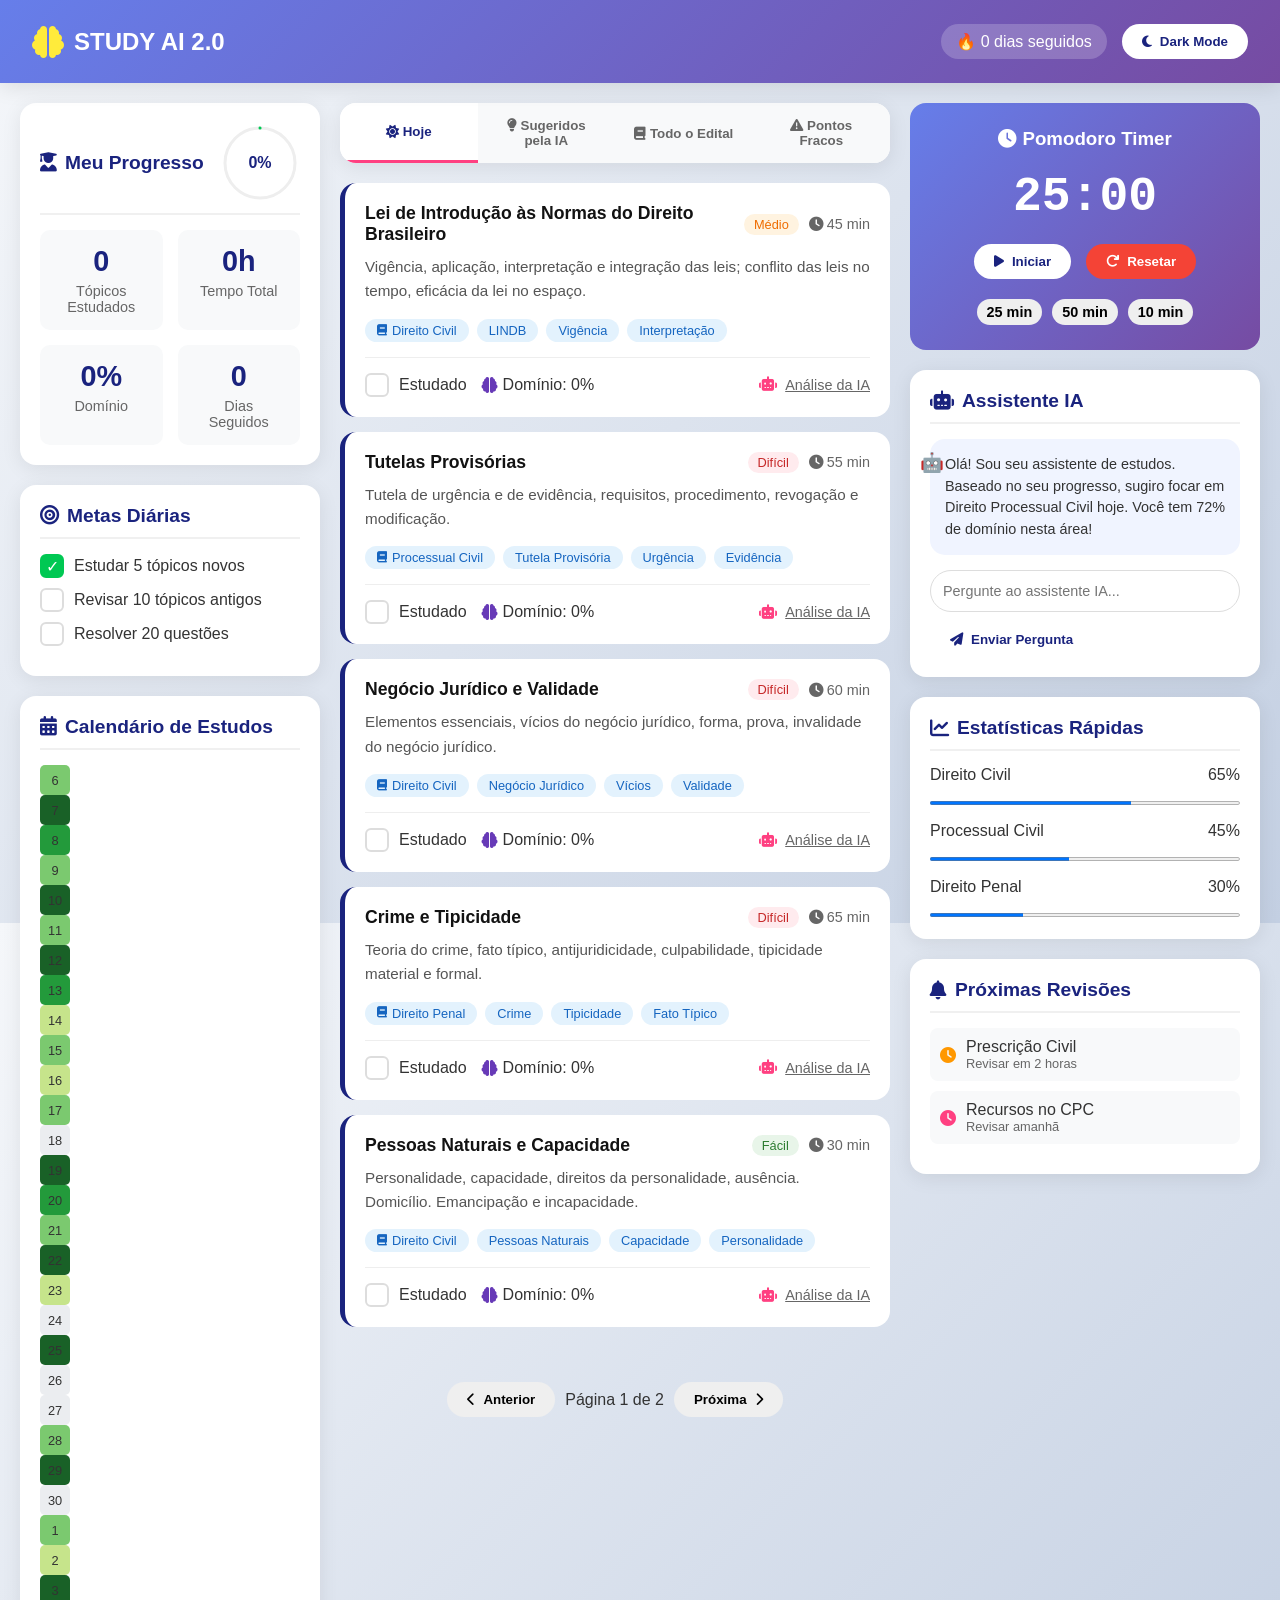
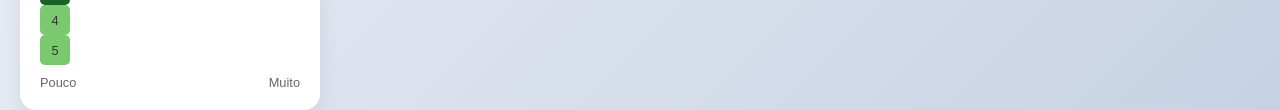
<file: index.html>
<!DOCTYPE html>
<html lang="pt-br">
<head>
    <meta charset="UTF-8">
    <meta name="viewport" content="width=device-width, initial-scale=1.0">
    <title>STUDY AI 2.0 - TJDFT Smart Learning</title>
    <link rel="stylesheet" href="https://cdnjs.cloudflare.com/ajax/libs/font-awesome/6.4.0/css/all.min.css">
    <style>
        :root {
            --primary: #1a237e;
            --secondary: #0d47a1;
            --accent: #ff4081;
            --success: #00c853;
            --warning: #ff9100;
            --danger: #f44336;
            --dark: #121212;
            --light: #f5f5f7;
            --gradient: linear-gradient(135deg, #667eea 0%, #764ba2 100%);
            --glass: rgba(255, 255, 255, 0.1);
            --shadow: 0 8px 32px rgba(0, 0, 0, 0.1);
            --border-radius: 16px;
        }

        * {
            margin: 0;
            padding: 0;
            box-sizing: border-box;
        }

        body {
            font-family: 'Inter', -apple-system, BlinkMacSystemFont, 'Segoe UI', sans-serif;
            background: linear-gradient(135deg, #f5f7fa 0%, #c3cfe2 100%);
            color: #333;
            min-height: 100vh;
            overflow-x: hidden;
        }

        /* Glassmorphism Effect */
        .glass {
            background: var(--glass);
            backdrop-filter: blur(10px);
            border-radius: var(--border-radius);
            border: 1px solid rgba(255, 255, 255, 0.2);
            box-shadow: var(--shadow);
        }

        /* Header */
        .header {
            background: var(--gradient);
            color: white;
            padding: 1.5rem 2rem;
            position: sticky;
            top: 0;
            z-index: 1000;
            box-shadow: 0 4px 20px rgba(0, 0, 0, 0.1);
        }

        .header-content {
            max-width: 1400px;
            margin: 0 auto;
            display: flex;
            justify-content: space-between;
            align-items: center;
        }

        .logo {
            display: flex;
            align-items: center;
            gap: 10px;
            font-size: 1.5rem;
            font-weight: 700;
        }

        .logo i {
            font-size: 2rem;
            color: #ffeb3b;
        }

        /* Main Container */
        .container {
            display: grid;
            grid-template-columns: 300px 1fr 350px;
            gap: 20px;
            max-width: 1400px;
            margin: 20px auto;
            padding: 0 20px;
            height: calc(100vh - 100px);
        }

        /* Sidebar */
        .sidebar {
            display: flex;
            flex-direction: column;
            gap: 20px;
        }

        .card {
            background: white;
            border-radius: var(--border-radius);
            padding: 20px;
            box-shadow: 0 4px 20px rgba(0, 0, 0, 0.08);
            transition: transform 0.3s ease, box-shadow 0.3s ease;
        }

        .card:hover {
            transform: translateY(-5px);
            box-shadow: 0 8px 30px rgba(0, 0, 0, 0.12);
        }

        .card-header {
            display: flex;
            justify-content: space-between;
            align-items: center;
            margin-bottom: 15px;
            padding-bottom: 10px;
            border-bottom: 2px solid #f0f0f0;
        }

        .card-title {
            font-size: 1.2rem;
            font-weight: 600;
            color: var(--primary);
            display: flex;
            align-items: center;
            gap: 8px;
        }

        /* Main Content */
        .main-content {
            display: flex;
            flex-direction: column;
            gap: 20px;
        }

        /* Topic Card */
        .topic-card {
            background: white;
            border-radius: var(--border-radius);
            padding: 20px;
            margin-bottom: 15px;
            border-left: 5px solid var(--primary);
            transition: all 0.3s ease;
            position: relative;
            overflow: hidden;
        }

        .topic-card:hover {
            transform: translateX(5px);
            box-shadow: 0 6px 25px rgba(0, 0, 0, 0.1);
        }

        .topic-header {
            display: flex;
            justify-content: space-between;
            align-items: center;
            margin-bottom: 10px;
        }

        .topic-title {
            font-weight: 600;
            font-size: 1.1rem;
            color: var(--dark);
            flex: 1;
        }

        .topic-meta {
            display: flex;
            gap: 10px;
            align-items: center;
        }

        .difficulty {
            padding: 3px 10px;
            border-radius: 20px;
            font-size: 0.8rem;
            font-weight: 500;
        }

        .difficulty-easy { background: #e8f5e9; color: #2e7d32; }
        .difficulty-medium { background: #fff3e0; color: #ef6c00; }
        .difficulty-hard { background: #ffebee; color: #c62828; }

        .topic-content {
            color: #555;
            line-height: 1.6;
            margin-bottom: 15px;
            font-size: 0.95rem;
        }

        .topic-tags {
            display: flex;
            flex-wrap: wrap;
            gap: 8px;
            margin-bottom: 15px;
        }

        .tag {
            background: #e3f2fd;
            color: #1565c0;
            padding: 4px 12px;
            border-radius: 20px;
            font-size: 0.8rem;
            display: flex;
            align-items: center;
            gap: 5px;
        }

        .tag i {
            font-size: 0.7rem;
        }

        .topic-actions {
            display: flex;
            justify-content: space-between;
            align-items: center;
            padding-top: 15px;
            border-top: 1px solid #eee;
        }

        .ai-suggestions {
            font-size: 0.9rem;
            color: #666;
            display: flex;
            align-items: center;
            gap: 8px;
        }

        /* Progress Circle */
        .progress-circle {
            width: 80px;
            height: 80px;
            position: relative;
        }

        .circle-bg {
            fill: none;
            stroke: #eee;
            stroke-width: 3;
        }

        .circle-progress {
            fill: none;
            stroke: var(--success);
            stroke-width: 3;
            stroke-linecap: round;
            transform: rotate(-90deg);
            transform-origin: 50% 50%;
            transition: stroke-dashoffset 0.5s ease;
        }

        .progress-text {
            position: absolute;
            top: 50%;
            left: 50%;
            transform: translate(-50%, -50%);
            font-size: 1rem;
            font-weight: 600;
            color: var(--primary);
        }

        /* Right Panel */
        .right-panel {
            display: flex;
            flex-direction: column;
            gap: 20px;
        }

        /* Study Timer */
        .study-timer {
            background: linear-gradient(135deg, #667eea 0%, #764ba2 100%);
            color: white;
            padding: 25px;
            border-radius: var(--border-radius);
            text-align: center;
        }

        .timer-display {
            font-size: 3rem;
            font-weight: 700;
            margin: 20px 0;
            font-family: 'Courier New', monospace;
        }

        .timer-controls {
            display: flex;
            justify-content: center;
            gap: 15px;
            margin-top: 20px;
        }

        .btn {
            padding: 10px 20px;
            border: none;
            border-radius: 50px;
            font-weight: 600;
            cursor: pointer;
            display: flex;
            align-items: center;
            gap: 8px;
            transition: all 0.3s ease;
        }

        .btn-primary {
            background: white;
            color: var(--primary);
        }

        .btn-primary:hover {
            background: #f0f0f0;
            transform: scale(1.05);
        }

        .btn-success {
            background: var(--success);
            color: white;
        }

        .btn-danger {
            background: var(--danger);
            color: white;
        }

        /* AI Assistant */
        .ai-assistant {
            background: white;
            padding: 20px;
            border-radius: var(--border-radius);
            box-shadow: 0 4px 20px rgba(0, 0, 0, 0.08);
        }

        .ai-message {
            background: #f0f4ff;
            padding: 15px;
            border-radius: 15px;
            margin: 15px 0;
            font-size: 0.9rem;
            line-height: 1.5;
            position: relative;
        }

        .ai-message:before {
            content: "🤖";
            position: absolute;
            left: -10px;
            top: 10px;
            font-size: 1.2rem;
        }

        /* Tabs */
        .tabs {
            display: flex;
            background: white;
            border-radius: var(--border-radius);
            overflow: hidden;
            box-shadow: 0 4px 20px rgba(0, 0, 0, 0.08);
        }

        .tab {
            flex: 1;
            padding: 15px;
            text-align: center;
            background: #f8f9fa;
            border: none;
            font-weight: 600;
            color: #666;
            cursor: pointer;
            transition: all 0.3s ease;
        }

        .tab.active {
            background: white;
            color: var(--primary);
            border-bottom: 3px solid var(--accent);
        }

        /* Statistics */
        .stats-grid {
            display: grid;
            grid-template-columns: repeat(2, 1fr);
            gap: 15px;
            margin-top: 15px;
        }

        .stat-card {
            background: #f8f9fa;
            padding: 15px;
            border-radius: 10px;
            text-align: center;
        }

        .stat-number {
            font-size: 1.8rem;
            font-weight: 700;
            color: var(--primary);
        }

        .stat-label {
            font-size: 0.9rem;
            color: #666;
            margin-top: 5px;
        }

        /* Heatmap */
        .heatmap {
            display: grid;
            grid-template-columns: repeat(7, 1fr);
            gap: 5px;
            margin-top: 15px;
        }

        .heatmap-day {
            width: 30px;
            height: 30px;
            border-radius: 5px;
            display: flex;
            align-items: center;
            justify-content: center;
            font-size: 0.8rem;
            cursor: pointer;
        }

        .heatmap-0 { background: #ebedf0; }
        .heatmap-1 { background: #c6e48b; }
        .heatmap-2 { background: #7bc96f; }
        .heatmap-3 { background: #239a3b; }
        .heatmap-4 { background: #196127; }

        /* Custom Checkbox */
        .custom-checkbox {
            display: flex;
            align-items: center;
            cursor: pointer;
        }

        .custom-checkbox input {
            display: none;
        }

        .checkmark {
            width: 24px;
            height: 24px;
            border: 2px solid #ddd;
            border-radius: 6px;
            margin-right: 10px;
            position: relative;
            transition: all 0.3s ease;
        }

        .custom-checkbox input:checked + .checkmark {
            background: var(--success);
            border-color: var(--success);
        }

        .custom-checkbox input:checked + .checkmark:after {
            content: "✓";
            position: absolute;
            color: white;
            font-size: 16px;
            top: 50%;
            left: 50%;
            transform: translate(-50%, -50%);
        }

        /* Responsive */
        @media (max-width: 1200px) {
            .container {
                grid-template-columns: 1fr;
            }
            
            .sidebar, .right-panel {
                grid-column: 1;
            }
        }

        /* Animations */
        @keyframes pulse {
            0% { transform: scale(1); }
            50% { transform: scale(1.05); }
            100% { transform: scale(1); }
        }

        .pulse {
            animation: pulse 2s infinite;
        }

        /* Dark Mode */
        .dark-mode {
            background: #121212;
            color: #fff;
        }

        .dark-mode .card,
        .dark-mode .ai-assistant {
            background: #1e1e1e;
            color: #fff;
        }

        /* Custom Scrollbar */
        ::-webkit-scrollbar {
            width: 8px;
        }

        ::-webkit-scrollbar-track {
            background: #f1f1f1;
            border-radius: 4px;
        }

        ::-webkit-scrollbar-thumb {
            background: #888;
            border-radius: 4px;
        }

        ::-webkit-scrollbar-thumb:hover {
            background: #555;
        }
    </style>
</head>
<body>
    <div class="header">
        <div class="header-content">
            <div class="logo">
                <i class="fas fa-brain"></i>
                <span>STUDY AI 2.0</span>
            </div>
            <div style="display: flex; gap: 15px; align-items: center;">
                <div id="streak-counter" style="background: rgba(255,255,255,0.2); padding: 8px 15px; border-radius: 20px;">
                    🔥 <span id="streak-days">0</span> dias seguidos
                </div>
                <button class="btn btn-primary" onclick="toggleDarkMode()">
                    <i class="fas fa-moon"></i> Dark Mode
                </button>
            </div>
        </div>
    </div>

    <div class="container">
        <!-- Left Sidebar -->
        <div class="sidebar">
            <!-- User Profile & Progress -->
            <div class="card">
                <div class="card-header">
                    <h3 class="card-title"><i class="fas fa-user-graduate"></i> Meu Progresso</h3>
                    <div class="progress-circle">
                        <svg width="80" height="80">
                            <circle class="circle-bg" cx="40" cy="40" r="35"></circle>
                            <circle class="circle-progress" cx="40" cy="40" r="35" 
                                    stroke-dasharray="220" stroke-dashoffset="154"></circle>
                        </svg>
                        <div class="progress-text" id="overall-progress">30%</div>
                    </div>
                </div>
                <div class="stats-grid">
                    <div class="stat-card">
                        <div class="stat-number" id="total-studied">45</div>
                        <div class="stat-label">Tópicos Estudados</div>
                    </div>
                    <div class="stat-card">
                        <div class="stat-number" id="study-time">18h</div>
                        <div class="stat-label">Tempo Total</div>
                    </div>
                    <div class="stat-card">
                        <div class="stat-number" id="mastery">72%</div>
                        <div class="stat-label">Domínio</div>
                    </div>
                    <div class="stat-card">
                        <div class="stat-number" id="streak">7</div>
                        <div class="stat-label">Dias Seguidos</div>
                    </div>
                </div>
            </div>

            <!-- Daily Goals -->
            <div class="card">
                <div class="card-header">
                    <h3 class="card-title"><i class="fas fa-bullseye"></i> Metas Diárias</h3>
                </div>
                <div id="daily-goals">
                    <div style="display: flex; align-items: center; margin-bottom: 10px;">
                        <label class="custom-checkbox">
                            <input type="checkbox" checked>
                            <span class="checkmark"></span>
                            <span>Estudar 5 tópicos novos</span>
                        </label>
                    </div>
                    <div style="display: flex; align-items: center; margin-bottom: 10px;">
                        <label class="custom-checkbox">
                            <input type="checkbox">
                            <span class="checkmark"></span>
                            <span>Revisar 10 tópicos antigos</span>
                        </label>
                    </div>
                    <div style="display: flex; align-items: center; margin-bottom: 10px;">
                        <label class="custom-checkbox">
                            <input type="checkbox">
                            <span class="checkmark"></span>
                            <span>Resolver 20 questões</span>
                        </label>
                    </div>
                </div>
            </div>

            <!-- Study Heatmap -->
            <div class="card">
                <div class="card-header">
                    <h3 class="card-title"><i class="fas fa-calendar-alt"></i> Calendário de Estudos</h3>
                </div>
                <div id="study-heatmap"></div>
                <div style="display: flex; justify-content: space-between; margin-top: 10px; font-size: 0.8rem; color: #666;">
                    <span>Pouco</span>
                    <span>Muito</span>
                </div>
            </div>
        </div>

        <!-- Main Content -->
        <div class="main-content">
            <!-- Tabs Navigation -->
            <div class="tabs">
                <button class="tab active" onclick="showTab('today')" id="tab-today">
                    <i class="fas fa-sun"></i> Hoje
                </button>
                <button class="tab" onclick="showTab('suggested')" id="tab-suggested">
                    <i class="fas fa-lightbulb"></i> Sugeridos pela IA
                </button>
                <button class="tab" onclick="showTab('all')" id="tab-all">
                    <i class="fas fa-book"></i> Todo o Edital
                </button>
                <button class="tab" onclick="showTab('weak')" id="tab-weak">
                    <i class="fas fa-exclamation-triangle"></i> Pontos Fracos
                </button>
            </div>

            <!-- Content Area -->
            <div id="content-area">
                <!-- Topic cards will be dynamically inserted here -->
            </div>

            <!-- Pagination -->
            <div style="display: flex; justify-content: center; gap: 10px; margin-top: 20px;">
                <button class="btn" onclick="prevPage()">
                    <i class="fas fa-chevron-left"></i> Anterior
                </button>
                <span id="page-info" style="display: flex; align-items: center;">Página 1 de 5</span>
                <button class="btn" onclick="nextPage()">
                    Próxima <i class="fas fa-chevron-right"></i>
                </button>
            </div>
        </div>

        <!-- Right Panel -->
        <div class="right-panel">
            <!-- Study Timer -->
            <div class="study-timer">
                <h3 style="margin-bottom: 20px;">
                    <i class="fas fa-clock"></i> Pomodoro Timer
                </h3>
                <div class="timer-display" id="timer">25:00</div>
                <div class="timer-controls">
                    <button class="btn btn-primary" onclick="startTimer()">
                        <i class="fas fa-play"></i> Iniciar
                    </button>
                    <button class="btn btn-danger" onclick="resetTimer()">
                        <i class="fas fa-redo"></i> Resetar
                    </button>
                </div>
                <div style="margin-top: 20px; display: flex; justify-content: center; gap: 10px;">
                    <button class="btn" onclick="setTimer(25)" style="padding: 5px 10px; font-size: 0.9rem;">25 min</button>
                    <button class="btn" onclick="setTimer(50)" style="padding: 5px 10px; font-size: 0.9rem;">50 min</button>
                    <button class="btn" onclick="setTimer(10)" style="padding: 5px 10px; font-size: 0.9rem;">10 min</button>
                </div>
            </div>

            <!-- AI Assistant -->
            <div class="ai-assistant">
                <div class="card-header">
                    <h3 class="card-title"><i class="fas fa-robot"></i> Assistente IA</h3>
                </div>
                <div id="ai-chat">
                    <div class="ai-message">
                        Olá! Sou seu assistente de estudos. Baseado no seu progresso, sugiro focar em Direito Processual Civil hoje. Você tem 72% de domínio nesta área!
                    </div>
                </div>
                <div style="margin-top: 15px;">
                    <input type="text" id="ai-question" placeholder="Pergunte ao assistente IA..." 
                           style="width: 100%; padding: 12px; border: 1px solid #ddd; border-radius: 25px; font-size: 0.9rem;">
                    <button class="btn btn-primary" onclick="askAI()" style="width: 100%; margin-top: 10px;">
                        <i class="fas fa-paper-plane"></i> Enviar Pergunta
                    </button>
                </div>
            </div>

            <!-- Quick Stats -->
            <div class="card">
                <div class="card-header">
                    <h3 class="card-title"><i class="fas fa-chart-line"></i> Estatísticas Rápidas</h3>
                </div>
                <div id="quick-stats">
                    <div style="margin-bottom: 15px;">
                        <div style="display: flex; justify-content: space-between; margin-bottom: 5px;">
                            <span>Direito Civil</span>
                            <span>65%</span>
                        </div>
                        <progress value="65" max="100" style="width: 100%; height: 8px;"></progress>
                    </div>
                    <div style="margin-bottom: 15px;">
                        <div style="display: flex; justify-content: space-between; margin-bottom: 5px;">
                            <span>Processual Civil</span>
                            <span>45%</span>
                        </div>
                        <progress value="45" max="100" style="width: 100%; height: 8px;"></progress>
                    </div>
                    <div>
                        <div style="display: flex; justify-content: space-between; margin-bottom: 5px;">
                            <span>Direito Penal</span>
                            <span>30%</span>
                        </div>
                        <progress value="30" max="100" style="width: 100%; height: 8px;"></progress>
                    </div>
                </div>
            </div>

            <!-- Upcoming Reviews -->
            <div class="card">
                <div class="card-header">
                    <h3 class="card-title"><i class="fas fa-bell"></i> Próximas Revisões</h3>
                </div>
                <div id="reviews-list">
                    <div style="display: flex; align-items: center; margin-bottom: 10px; padding: 10px; background: #f8f9fa; border-radius: 8px;">
                        <i class="fas fa-clock" style="color: #ff9800; margin-right: 10px;"></i>
                        <div>
                            <div style="font-weight: 500;">Prescrição Civil</div>
                            <div style="font-size: 0.8rem; color: #666;">Revisar em 2 horas</div>
                        </div>
                    </div>
                    <div style="display: flex; align-items: center; margin-bottom: 10px; padding: 10px; background: #f8f9fa; border-radius: 8px;">
                        <i class="fas fa-clock" style="color: #ff4081; margin-right: 10px;"></i>
                        <div>
                            <div style="font-weight: 500;">Recursos no CPC</div>
                            <div style="font-size: 0.8rem; color: #666;">Revisar amanhã</div>
                        </div>
                    </div>
                </div>
            </div>
        </div>
    </div>

    <!-- AI Modal -->
    <div id="ai-modal" style="display: none; position: fixed; top: 0; left: 0; width: 100%; height: 100%; background: rgba(0,0,0,0.8); z-index: 2000; align-items: center; justify-content: center;">
        <div style="background: white; width: 90%; max-width: 600px; border-radius: 20px; padding: 30px;">
            <div style="display: flex; justify-content: space-between; align-items: center; margin-bottom: 20px;">
                <h3><i class="fas fa-robot"></i> Análise Detalhada da IA</h3>
                <button onclick="closeAIModal()" style="background: none; border: none; font-size: 1.5rem; cursor: pointer;">×</button>
            </div>
            <div id="ai-analysis-content">
                <!-- AI analysis will be inserted here -->
            </div>
        </div>
    </div>

    <script>
        // Advanced Data Structure
        const studySystem = {
            topics: [],
            userProgress: {},
            studyHistory: [],
            aiRecommendations: [],
            currentPage: 1,
            topicsPerPage: 5,
            currentTab: 'today',
            timer: {
                minutes: 25,
                seconds: 0,
                interval: null,
                running: false
            }
        };

        // Enhanced Topics Database
        const topicsDatabase = [
            {
                id: 'CIV-001',
                title: 'Lei de Introdução às Normas do Direito Brasileiro',
                content: 'Vigência, aplicação, interpretação e integração das leis; conflito das leis no tempo, eficácia da lei no espaço.',
                subject: 'Direito Civil',
                difficulty: 'medium',
                estimatedTime: 45,
                tags: ['LINDB', 'Vigência', 'Interpretação'],
                lastStudied: null,
                mastery: 0,
                nextReview: null,
                priority: 9,
                dependencies: []
            },
            {
                id: 'CIV-002',
                title: 'Pessoas Naturais e Capacidade',
                content: 'Personalidade, capacidade, direitos da personalidade, ausência. Domicílio. Emancipação e incapacidade.',
                subject: 'Direito Civil',
                difficulty: 'easy',
                estimatedTime: 30,
                tags: ['Pessoas Naturais', 'Capacidade', 'Personalidade'],
                lastStudied: '2024-01-15',
                mastery: 85,
                nextReview: '2024-01-22',
                priority: 7,
                dependencies: ['CIV-001']
            },
            {
                id: 'CIV-003',
                title: 'Negócio Jurídico e Validade',
                content: 'Elementos essenciais, vícios do negócio jurídico, forma, prova, invalidade do negócio jurídico.',
                subject: 'Direito Civil',
                difficulty: 'hard',
                estimatedTime: 60,
                tags: ['Negócio Jurídico', 'Vícios', 'Validade'],
                lastStudied: '2024-01-10',
                mastery: 65,
                nextReview: '2024-01-17',
                priority: 8,
                dependencies: ['CIV-001', 'CIV-002']
            },
            {
                id: 'CPC-001',
                title: 'Normas Fundamentais do Processo Civil',
                content: 'Princípios do processo civil, aplicação das normas processuais, eficiência e cooperação.',
                subject: 'Processual Civil',
                difficulty: 'medium',
                estimatedTime: 40,
                tags: ['NCPC', 'Princípios', 'Normas'],
                lastStudied: '2024-01-14',
                mastery: 75,
                nextReview: '2024-01-21',
                priority: 6,
                dependencies: []
            },
            {
                id: 'CPC-002',
                title: 'Tutelas Provisórias',
                content: 'Tutela de urgência e de evidência, requisitos, procedimento, revogação e modificação.',
                subject: 'Processual Civil',
                difficulty: 'hard',
                estimatedTime: 55,
                tags: ['Tutela Provisória', 'Urgência', 'Evidência'],
                lastStudied: null,
                mastery: 0,
                nextReview: null,
                priority: 9,
                dependencies: ['CPC-001']
            },
            {
                id: 'PEN-001',
                title: 'Princípios do Direito Penal',
                content: 'Legalidade, anterioridade, irretroatividade, pessoalidade, proporcionalidade.',
                subject: 'Direito Penal',
                difficulty: 'easy',
                estimatedTime: 35,
                tags: ['Princípios', 'Legalidade', 'Anterioridade'],
                lastStudied: '2024-01-12',
                mastery: 90,
                nextReview: '2024-01-26',
                priority: 5,
                dependencies: []
            },
            {
                id: 'PEN-002',
                title: 'Crime e Tipicidade',
                content: 'Teoria do crime, fato típico, antijuridicidade, culpabilidade, tipicidade material e formal.',
                subject: 'Direito Penal',
                difficulty: 'hard',
                estimatedTime: 65,
                tags: ['Crime', 'Tipicidade', 'Fato Típico'],
                lastStudied: '2024-01-08',
                mastery: 55,
                nextReview: '2024-01-15',
                priority: 8,
                dependencies: ['PEN-001']
            }
        ];

        // Initialize the system
        function initSystem() {
            studySystem.topics = [...topicsDatabase];
            loadUserProgress();
            renderHeatmap();
            showTab('today');
            updateStats();
            generateAIRecommendations();
        }

        // Load user progress from localStorage
        function loadUserProgress() {
            const saved = localStorage.getItem('studyAI2_progress');
            if (saved) {
                studySystem.userProgress = JSON.parse(saved);
            }
            
            // Initialize missing progress
            studySystem.topics.forEach(topic => {
                if (!studySystem.userProgress[topic.id]) {
                    studySystem.userProgress[topic.id] = {
                        studied: false,
                        lastStudied: null,
                        mastery: 0,
                        reviewCount: 0,
                        timeSpent: 0
                    };
                }
            });
        }

        // Save progress to localStorage
        function saveProgress() {
            localStorage.setItem('studyAI2_progress', JSON.stringify(studySystem.userProgress));
            localStorage.setItem('studyAI2_history', JSON.stringify(studySystem.studyHistory));
            updateStats();
        }

        // Render heatmap
        function renderHeatmap() {
            const container = document.getElementById('study-heatmap');
            if (!container) return;
            
            container.innerHTML = '';
            
            // Generate last 30 days
            for (let i = 29; i >= 0; i--) {
                const date = new Date();
                date.setDate(date.getDate() - i);
                
                const dayDiv = document.createElement('div');
                dayDiv.className = 'heatmap-day heatmap-' + Math.floor(Math.random() * 5);
                dayDiv.title = date.toLocaleDateString('pt-BR');
                dayDiv.textContent = date.getDate();
                
                container.appendChild(dayDiv);
            }
        }

        // Show tab content
        function showTab(tabName) {
            studySystem.currentTab = tabName;
            studySystem.currentPage = 1;
            
            // Update active tab
            document.querySelectorAll('.tab').forEach(tab => {
                tab.classList.remove('active');
            });
            document.getElementById('tab-' + tabName).classList.add('active');
            
            renderTopics();
        }

        // Render topics based on current tab
        function renderTopics() {
            const container = document.getElementById('content-area');
            if (!container) return;
            
            container.innerHTML = '';
            
            let topicsToShow = [];
            
            switch (studySystem.currentTab) {
                case 'today':
                    topicsToShow = getTodayTopics();
                    break;
                case 'suggested':
                    topicsToShow = studySystem.aiRecommendations;
                    break;
                case 'weak':
                    topicsToShow = getWeakTopics();
                    break;
                case 'all':
                    topicsToShow = [...studySystem.topics];
                    break;
            }
            
            // Pagination
            const start = (studySystem.currentPage - 1) * studySystem.topicsPerPage;
            const end = start + studySystem.topicsPerPage;
            const pageTopics = topicsToShow.slice(start, end);
            
            // Render topics
            pageTopics.forEach(topic => {
                const progress = studySystem.userProgress[topic.id] || {};
                const card = createTopicCard(topic, progress);
                container.appendChild(card);
            });
            
            // Update page info
            const totalPages = Math.ceil(topicsToShow.length / studySystem.topicsPerPage);
            document.getElementById('page-info').textContent = 
                `Página ${studySystem.currentPage} de ${totalPages}`;
        }

        // Get today's recommended topics
        function getTodayTopics() {
            return studySystem.topics.filter(topic => {
                const progress = studySystem.userProgress[topic.id];
                return !progress || !progress.studied || 
                       (progress.mastery < 70 && progress.lastStudied && 
                        daysSince(new Date(progress.lastStudied)) >= 3);
            }).sort((a, b) => b.priority - a.priority);
        }

        // Get weak topics (mastery < 50%)
        function getWeakTopics() {
            return studySystem.topics.filter(topic => {
                const progress = studySystem.userProgress[topic.id];
                return progress && progress.mastery < 50;
            }).sort((a, b) => {
                return studySystem.userProgress[a.id].mastery - 
                       studySystem.userProgress[b.id].mastery;
            });
        }

        // Create topic card HTML
        function createTopicCard(topic, progress) {
            const card = document.createElement('div');
            card.className = 'topic-card';
            card.dataset.topicId = topic.id;
            
            const difficultyClass = `difficulty-${topic.difficulty}`;
            
            card.innerHTML = `
                <div class="topic-header">
                    <h3 class="topic-title">${topic.title}</h3>
                    <div class="topic-meta">
                        <span class="difficulty ${difficultyClass}">
                            ${topic.difficulty === 'easy' ? 'Fácil' : 
                              topic.difficulty === 'medium' ? 'Médio' : 'Difícil'}
                        </span>
                        <span style="color: #666; font-size: 0.9rem;">
                            <i class="fas fa-clock"></i> ${topic.estimatedTime} min
                        </span>
                    </div>
                </div>
                
                <div class="topic-content">${topic.content}</div>
                
                <div class="topic-tags">
                    <span class="tag"><i class="fas fa-book"></i> ${topic.subject}</span>
                    ${topic.tags.map(tag => `<span class="tag">${tag}</span>`).join('')}
                </div>
                
                <div class="topic-actions">
                    <div style="display: flex; align-items: center; gap: 15px;">
                        <label class="custom-checkbox">
                            <input type="checkbox" ${progress.studied ? 'checked' : ''} 
                                   onchange="toggleStudied('${topic.id}', this.checked)">
                            <span class="checkmark"></span>
                            <span>Estudado</span>
                        </label>
                        
                        <div style="display: flex; align-items: center; gap: 5px;">
                            <i class="fas fa-brain" style="color: #673ab7;"></i>
                            <span>Domínio: ${progress.mastery || 0}%</span>
                        </div>
                    </div>
                    
                    <div class="ai-suggestions">
                        <i class="fas fa-robot" style="color: #ff4081;"></i>
                        <span onclick="showTopicAnalysis('${topic.id}')" 
                              style="cursor: pointer; text-decoration: underline;">
                            Análise da IA
                        </span>
                    </div>
                </div>
            `;
            
            return card;
        }

        // Toggle studied status
        function toggleStudied(topicId, isStudied) {
            const progress = studySystem.userProgress[topicId];
            progress.studied = isStudied;
            progress.lastStudied = isStudied ? new Date().toISOString() : null;
            
            if (isStudied) {
                progress.mastery = Math.min(100, progress.mastery + 25);
                progress.reviewCount = (progress.reviewCount || 0) + 1;
                
                // Add to study history
                studySystem.studyHistory.push({
                    topicId,
                    date: new Date().toISOString(),
                    duration: 30 // default 30 minutes
                });
            }
            
            saveProgress();
            renderTopics();
            
            // Show celebration for first time studying
            if (isStudied && progress.reviewCount === 1) {
                showNotification('🎉 Tópico estudado com sucesso!', 'success');
            }
        }

        // Generate AI recommendations
        function generateAIRecommendations() {
            // Simulate AI analysis
            studySystem.aiRecommendations = studySystem.topics
                .filter(topic => {
                    const progress = studySystem.userProgress[topic.id];
                    return !progress || !progress.studied;
                })
                .sort((a, b) => {
                    // Consider priority, dependencies, and difficulty
                    let scoreA = a.priority;
                    let scoreB = b.priority;
                    
                    // Adjust based on dependencies
                    if (a.dependencies.length > 0) {
                        const depsMastered = a.dependencies.filter(dep => {
                            const depProgress = studySystem.userProgress[dep];
                            return depProgress && depProgress.mastery > 70;
                        }).length;
                        scoreA *= (depsMastered / a.dependencies.length);
                    }
                    
                    return scoreB - scoreA;
                })
                .slice(0, 10);
        }

        // Update statistics
        function updateStats() {
            const topics = studySystem.topics;
            const progress = studySystem.userProgress;
            
            // Calculate overall progress
            const studiedTopics = topics.filter(t => 
                progress[t.id] && progress[t.id].studied
            ).length;
            
            const totalTopics = topics.length;
            const progressPercent = Math.round((studiedTopics / totalTopics) * 100);
            
            // Update progress circle
            const progressCircle = document.querySelector('.circle-progress');
            if (progressCircle) {
                const circumference = 2 * Math.PI * 35;
                const offset = circumference - (progressPercent / 100) * circumference;
                progressCircle.style.strokeDashoffset = offset;
            }
            
            document.getElementById('overall-progress').textContent = `${progressPercent}%`;
            document.getElementById('total-studied').textContent = studiedTopics;
            
            // Calculate study time
            let totalMinutes = 0;
            topics.forEach(topic => {
                if (progress[topic.id]) {
                    totalMinutes += progress[topic.id].timeSpent || 0;
                }
            });
            const hours = Math.floor(totalMinutes / 60);
            document.getElementById('study-time').textContent = `${hours}h`;
            
            // Calculate average mastery
            let totalMastery = 0;
            let count = 0;
            topics.forEach(topic => {
                if (progress[topic.id] && progress[topic.id].studied) {
                    totalMastery += progress[topic.id].mastery || 0;
                    count++;
                }
            });
            const avgMastery = count > 0 ? Math.round(totalMastery / count) : 0;
            document.getElementById('mastery').textContent = `${avgMastery}%`;
            
            // Calculate streak
            const streak = calculateStreak();
            document.getElementById('streak').textContent = streak;
            document.getElementById('streak-days').textContent = streak;
        }

        // Calculate study streak
        function calculateStreak() {
            const history = studySystem.studyHistory;
            if (history.length === 0) return 0;
            
            // Sort by date
            history.sort((a, b) => new Date(b.date) - new Date(a.date));
            
            let streak = 0;
            let currentDate = new Date();
            
            // Check if studied today
            const today = currentDate.toDateString();
            const studiedToday = history.some(entry => 
                new Date(entry.date).toDateString() === today
            );
            
            if (!studiedToday) {
                // Check yesterday
                currentDate.setDate(currentDate.getDate() - 1);
                const yesterday = currentDate.toDateString();
                const studiedYesterday = history.some(entry =>
                    new Date(entry.date).toDateString() === yesterday
                );
                
                if (!studiedYesterday) return 0;
                streak = 1;
            } else {
                streak = 1;
                currentDate = new Date(); // Reset to today
            }
            
            // Count consecutive days
            for (let i = 1; i < history.length; i++) {
                const entryDate = new Date(history[i].date);
                const expectedDate = new Date(currentDate);
                expectedDate.setDate(expectedDate.getDate() - 1);
                
                if (entryDate.toDateString() === expectedDate.toDateString()) {
                    streak++;
                    currentDate = expectedDate;
                } else {
                    break;
                }
            }
            
            return streak;
        }

        // Timer functions
        function startTimer() {
            if (studySystem.timer.running) return;
            
            studySystem.timer.running = true;
            studySystem.timer.interval = setInterval(() => {
                if (studySystem.timer.seconds === 0) {
                    if (studySystem.timer.minutes === 0) {
                        timerComplete();
                        return;
                    }
                    studySystem.timer.minutes--;
                    studySystem.timer.seconds = 59;
                } else {
                    studySystem.timer.seconds--;
                }
                
                updateTimerDisplay();
            }, 1000);
            
            document.querySelector('[onclick="startTimer()"]').innerHTML = 
                '<i class="fas fa-pause"></i> Pausar';
            document.querySelector('[onclick="startTimer()"]').onclick = pauseTimer;
        }

        function pauseTimer() {
            if (!studySystem.timer.running) return;
            
            clearInterval(studySystem.timer.interval);
            studySystem.timer.running = false;
            
            document.querySelector('[onclick="pauseTimer()"]').innerHTML = 
                '<i class="fas fa-play"></i> Continuar';
            document.querySelector('[onclick="pauseTimer()"]').onclick = startTimer;
        }

        function resetTimer() {
            clearInterval(studySystem.timer.interval);
            studySystem.timer.running = false;
            studySystem.timer.minutes = 25;
            studySystem.timer.seconds = 0;
            
            updateTimerDisplay();
            
            document.querySelector('[onclick="startTimer()"]').innerHTML = 
                '<i class="fas fa-play"></i> Iniciar';
            document.querySelector('[onclick="startTimer()"]').onclick = startTimer;
        }

        function setTimer(minutes) {
            studySystem.timer.minutes = minutes;
            studySystem.timer.seconds = 0;
            updateTimerDisplay();
        }

        function updateTimerDisplay() {
            const min = studySystem.timer.minutes.toString().padStart(2, '0');
            const sec = studySystem.timer.seconds.toString().padStart(2, '0');
            document.getElementById('timer').textContent = `${min}:${sec}`;
        }

        function timerComplete() {
            clearInterval(studySystem.timer.interval);
            studySystem.timer.running = false;
            
            showNotification('⏰ Tempo de estudo concluído! Faça uma pausa.', 'success');
            playSound('complete');
            
            // Auto-start break timer
            setTimeout(() => {
                if (confirm('Deseja iniciar uma pausa de 5 minutos?')) {
                    setTimer(5);
                    startTimer();
                }
            }, 1000);
        }

        // AI functions
        function askAI() {
            const input = document.getElementById('ai-question');
            const question = input.value.trim();
            
            if (!question) return;
            
            // Add user question
            const chat = document.getElementById('ai-chat');
            const userMsg = document.createElement('div');
            userMsg.style.cssText = `
                background: #e3f2fd;
                padding: 15px;
                border-radius: 15px;
                margin: 15px 0;
                text-align: right;
            `;
            userMsg.textContent = question;
            chat.appendChild(userMsg);
            
            // Simulate AI thinking
            setTimeout(() => {
                const aiResponse = generateAIResponse(question);
                const aiMsg = document.createElement('div');
                aiMsg.className = 'ai-message';
                aiMsg.innerHTML = `
                    <div style="display: flex; align-items: flex-start; gap: 10px;">
                        <div style="font-size: 1.2rem;">🤖</div>
                        <div>${aiResponse}</div>
                    </div>
                `;
                chat.appendChild(aiMsg);
                
                // Scroll to bottom
                chat.scrollTop = chat.scrollHeight;
            }, 1000);
            
            input.value = '';
        }

        function generateAIResponse(question) {
            const responses = [
                "Baseado no seu progresso, sugiro focar em revisar os princípios do Direito Processual Civil antes de avançar.",
                "Você está com 85% de domínio em Direito Civil! Continue assim. Agora, foque em Direito Penal.",
                "Detectei que você tem dificuldade com 'Negócio Jurídico'. Recomendo estudar os vícios do negócio jurídico novamente.",
                "Parabéns! Você já estudou 65% do edital. Mantenha o ritmo de 5 tópicos por dia.",
                "Sua taxa de retenção está em 78%, acima da média. Continue com as revisões espaçadas.",
                "Recomendo resolver questões sobre 'Tutelas Provisórias', pois é um tema recorrente no TJDFT."
            ];
            
            // Simple keyword matching
            if (question.toLowerCase().includes('revisão') || question.toLowerCase().includes('revisar')) {
                return "Para revisões eficientes, use a técnica de repetição espaçada: revise hoje, em 3 dias, em 7 dias e em 30 dias.";
            }
            
            if (question.toLowerCase().includes('tempo') || question.toLowerCase().includes('cronograma')) {
                return "Com 2 horas de estudo por dia, você consegue cobrir todo o edital em 8 semanas. Use o Pomodoro Timer!";
            }
            
            return responses[Math.floor(Math.random() * responses.length)];
        }

        function showTopicAnalysis(topicId) {
            const topic = studySystem.topics.find(t => t.id === topicId);
            const progress = studySystem.userProgress[topicId];
            
            const modal = document.getElementById('ai-modal');
            const content = document.getElementById('ai-analysis-content');
            
            if (!topic || !modal || !content) return;
            
            const analysis = `
                <h4 style="margin-bottom: 15px; color: var(--primary);">${topic.title}</h4>
                
                <div style="margin-bottom: 20px; padding: 15px; background: #f5f5f5; border-radius: 10px;">
                    <div style="display: flex; justify-content: space-between; margin-bottom: 10px;">
                        <span><strong>Domínio Atual:</strong></span>
                        <span style="color: ${progress.mastery > 70 ? 'green' : progress.mastery > 40 ? 'orange' : 'red'};">
                            ${progress.mastery || 0}%
                        </span>
                    </div>
                    <div style="display: flex; justify-content: space-between; margin-bottom: 10px;">
                        <span><strong>Dificuldade:</strong></span>
                        <span>${topic.difficulty === 'easy' ? 'Fácil' : topic.difficulty === 'medium' ? 'Médio' : 'Difícil'}</span>
                    </div>
                    <div style="display: flex; justify-content: space-between; margin-bottom: 10px;">
                        <span><strong>Tempo Estimado:</strong></span>
                        <span>${topic.estimatedTime} minutos</span>
                    </div>
                </div>
                
                <h5 style="margin: 15px 0 10px 0; color: var(--primary);">🎯 Recomendações da IA:</h5>
                <ul style="margin-left: 20px; margin-bottom: 20px;">
                    <li style="margin-bottom: 8px;">Estude por ${topic.estimatedTime} minutos usando a técnica Pomodoro</li>
                    <li style="margin-bottom: 8px;">Faça anotações sobre: ${topic.tags.join(', ')}</li>
                    <li style="margin-bottom: 8px;">Revise em: ${progress.lastStudied ? '3 dias' : 'amanhã'}</li>
                    <li>Resolva 15 questões sobre o tema após o estudo</li>
                </ul>
                
                <h5 style="margin: 15px 0 10px 0; color: var(--primary);">📚 Materiais Sugeridos:</h5>
                <ul style="margin-left: 20px; margin-bottom: 20px;">
                    <li style="margin-bottom: 8px;">Doutrina: Curso de Direito Civil - Pablo Stolze</li>
                    <li style="margin-bottom: 8px;">Jurisprudência: Súmulas STF e STJ relacionadas</li>
                    <li>Questões: Banco de questões TJDFT (últimos 5 anos)</li>
                </ul>
                
                ${progress.lastStudied ? `
                    <div style="margin-top: 20px; padding: 15px; background: #e8f5e9; border-radius: 10px;">
                        <strong>📊 Histórico:</strong><br>
                        Último estudo: ${new Date(progress.lastStudied).toLocaleDateString('pt-BR')}<br>
                        Número de revisões: ${progress.reviewCount || 0}<br>
                        Tempo total investido: ${progress.timeSpent || 0} minutos
                    </div>
                ` : ''}
            `;
            
            content.innerHTML = analysis;
            modal.style.display = 'flex';
        }

        function closeAIModal() {
            document.getElementById('ai-modal').style.display = 'none';
        }

        // Navigation
        function nextPage() {
            const topicsToShow = getCurrentTopics();
            const totalPages = Math.ceil(topicsToShow.length / studySystem.topicsPerPage);
            
            if (studySystem.currentPage < totalPages) {
                studySystem.currentPage++;
                renderTopics();
            }
        }

        function prevPage() {
            if (studySystem.currentPage > 1) {
                studySystem.currentPage--;
                renderTopics();
            }
        }

        function getCurrentTopics() {
            switch (studySystem.currentTab) {
                case 'today': return getTodayTopics();
                case 'suggested': return studySystem.aiRecommendations;
                case 'weak': return getWeakTopics();
                case 'all': return studySystem.topics;
                default: return [];
            }
        }

        // Utility functions
        function daysSince(date) {
            const now = new Date();
            const diff = now - date;
            return Math.floor(diff / (1000 * 60 * 60 * 24));
        }

        function showNotification(message, type = 'info') {
            // Create notification element
            const notification = document.createElement('div');
            notification.style.cssText = `
                position: fixed;
                top: 20px;
                right: 20px;
                padding: 15px 20px;
                background: ${type === 'success' ? '#4caf50' : 
                            type === 'warning' ? '#ff9800' : 
                            type === 'error' ? '#f44336' : '#2196f3'};
                color: white;
                border-radius: 10px;
                z-index: 3000;
                box-shadow: 0 4px 20px rgba(0,0,0,0.2);
                animation: slideIn 0.3s ease;
            `;
            
            notification.innerHTML = `
                <div style="display: flex; align-items: center; gap: 10px;">
                    <i class="fas fa-${type === 'success' ? 'check-circle' : 
                                      type === 'warning' ? 'exclamation-triangle' : 
                                      type === 'error' ? 'times-circle' : 'info-circle'}"></i>
                    <span>${message}</span>
                </div>
            `;
            
            document.body.appendChild(notification);
            
            // Remove after 3 seconds
            setTimeout(() => {
                notification.style.animation = 'slideOut 0.3s ease';
                setTimeout(() => {
                    document.body.removeChild(notification);
                }, 300);
            }, 3000);
        }

        function playSound(type) {
            // In a real app, you would play actual sounds
            console.log(`Playing ${type} sound`);
        }

        function toggleDarkMode() {
            document.body.classList.toggle('dark-mode');
            const btn = document.querySelector('[onclick="toggleDarkMode()"]');
            if (document.body.classList.contains('dark-mode')) {
                btn.innerHTML = '<i class="fas fa-sun"></i> Light Mode';
            } else {
                btn.innerHTML = '<i class="fas fa-moon"></i> Dark Mode';
            }
        }

        // Add CSS animations
        const style = document.createElement('style');
        style.textContent = `
            @keyframes slideIn {
                from { transform: translateX(100%); opacity: 0; }
                to { transform: translateX(0); opacity: 1; }
            }
            
            @keyframes slideOut {
                from { transform: translateX(0); opacity: 1; }
                to { transform: translateX(100%); opacity: 0; }
            }
            
            @keyframes fadeIn {
                from { opacity: 0; transform: translateY(-10px); }
                to { opacity: 1; transform: translateY(0); }
            }
            
            .topic-card {
                animation: fadeIn 0.3s ease;
            }
        `;
        document.head.appendChild(style);

        // Initialize on load
        document.addEventListener('DOMContentLoaded', initSystem);
    </script>
</body>
</html>
</file>
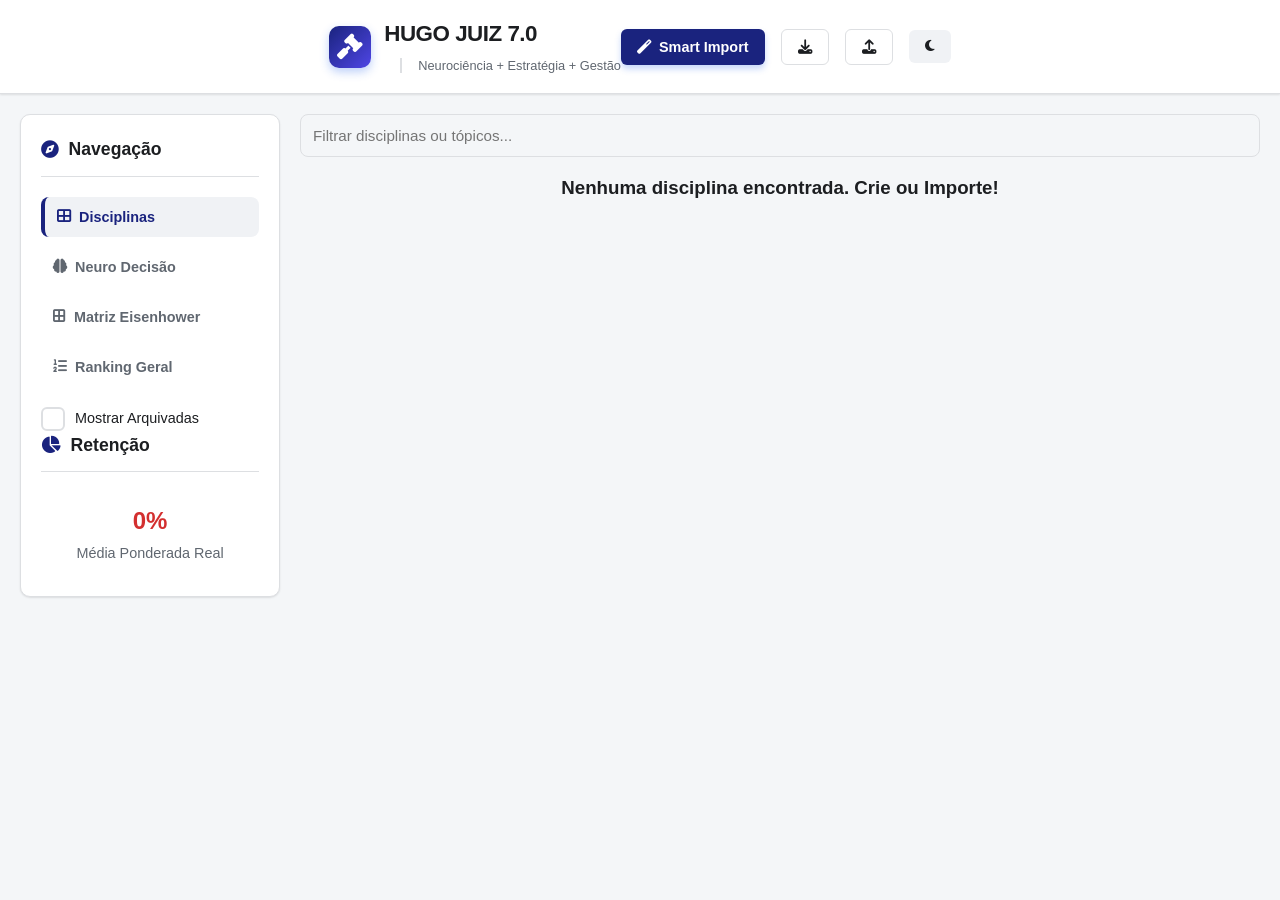
<file: html/index.html>
<!DOCTYPE html>
<html lang="pt-br">
<head>
    <meta charset="UTF-8">
    <meta name="viewport" content="width=device-width, initial-scale=1.0">
    <title>HUGO JUIZ 7.0 - Ultimate</title>
    <link rel="stylesheet" href="https://cdnjs.cloudflare.com/ajax/libs/font-awesome/6.4.0/css/all.min.css">
    <link rel="stylesheet" href="style.css">
</head>
<body>
    <input type="file" id="json-import-input" accept=".json" style="display: none;" onchange="StudySystem.handleFileImport(this)">

    <header class="header">
        <div class="header-content">
            <div class="logo">
                <i class="fas fa-gavel"></i>
                <div>
                    <h1>HUGO JUIZ 7.0</h1>
                    <span class="subtitle">Neurociência + Estratégia + Gestão</span>
                </div>
            </div>
            <div class="header-actions">
                <button class="btn btn-primary" onclick="StudySystem.openSmartImportModal()" title="Importar do Edital">
                    <i class="fas fa-magic"></i> Smart Import
                </button>
                <button class="btn btn-outline" onclick="StudySystem.exportData()" title="Backup">
                    <i class="fas fa-download"></i>
                </button>
                <button class="btn btn-outline" onclick="document.getElementById('json-import-input').click()" title="Restaurar">
                    <i class="fas fa-upload"></i>
                </button>
                <button class="btn btn-secondary btn-small" onclick="toggleDarkMode()">
                    <i class="fas fa-moon"></i>
                </button>
            </div>
        </div>
    </header>

    <div class="container">
        <aside>
            <div class="card">
                <div class="card-header">
                    <h3><i class="fas fa-compass"></i> Navegação</h3>
                </div>
                
                <div class="nav-menu mt-3">
                    <button class="btn btn-menu active" id="btn-view-cards" onclick="StudySystem.switchView('cards')">
                        <i class="fas fa-th-large"></i> Disciplinas
                    </button>
                    <button class="btn btn-menu" id="btn-view-neuro" onclick="StudySystem.switchView('neuro')">
                        <i class="fas fa-brain"></i> Neuro Decisão
                    </button>
                    <button class="btn btn-menu" id="btn-view-matrix" onclick="StudySystem.switchView('matrix')">
                        <i class="fas fa-border-all"></i> Matriz Eisenhower
                    </button>
                    <button class="btn btn-menu" id="btn-view-ranking" onclick="StudySystem.switchView('ranking')">
                        <i class="fas fa-list-ol"></i> Ranking Geral
                    </button>
                </div>

                <div class="mt-3 pt-3 border-top">
                    <label class="d-flex" style="cursor: pointer; font-size: 0.9rem;">
                        <input type="checkbox" id="show-archived-toggle" onchange="StudySystem.toggleShowArchived(this.checked)">
                        <span class="ml-2">Mostrar Arquivadas</span>
                    </label>
                </div>
                
                <div class="card-header mt-4">
                    <h3><i class="fas fa-chart-pie"></i> Retenção</h3>
                </div>
                <div style="text-align: center; padding: 10px;">
                    <h2 id="global-retention">0%</h2>
                    <small class="text-muted">Média Ponderada Real</small>
                </div>
            </div>
        </aside>

        <main>
            <div id="neuro-hero" class="card mb-3 hidden highlight-border">
                <div class="neuro-header">
                    <div>
                        <h2><i class="fas fa-robot"></i> O que estudar agora?</h2>
                        <p class="text-muted">Prioridades baseadas em esquecimento e impacto.</p>
                    </div>
                    <button class="btn btn-primary" onclick="StudySystem.generateInterleavedSession()">
                        <i class="fas fa-random"></i> Sessão Intercalada
                    </button>
                </div>
                <div id="neuro-recommendations" class="mt-3"></div>
            </div>

            <div class="search-bar mb-3">
                <input type="text" id="search-input" placeholder="Filtrar disciplinas ou tópicos...">
            </div>

            <div id="main-content-area"></div>
        </main>
    </div>

    <div id="smart-import-modal" class="modal">
        <div class="modal-content large-modal">
            <div class="modal-header">
                <h3><i class="fas fa-magic"></i> Importar Texto do Edital</h3>
                <button class="btn-icon" onclick="document.getElementById('smart-import-modal').style.display='none'"><i class="fas fa-times"></i></button>
            </div>
            <div class="modal-body">
                <div class="d-flex gap-2 mb-3">
                    <div class="form-group w-50">
                        <label>Nome da Disciplina</label>
                        <input type="text" id="smart-name" placeholder="Ex: Direito Constitucional">
                    </div>
                    <div class="form-group w-25">
                        <label>Peso</label>
                        <input type="number" id="smart-weight" value="10">
                    </div>
                    <div class="form-group w-25">
                        <label>Cor</label>
                        <input type="color" id="smart-color" value="#1a237e" style="width:100%; height:42px">
                    </div>
                </div>
                <div class="form-group">
                    <label>Cole o texto (o sistema limpará números e pontuação)</label>
                    <textarea id="smart-text" rows="10" placeholder="Cole aqui..."></textarea>
                </div>
                <button class="btn btn-primary w-100 mt-3" onclick="StudySystem.processSmartImport()">Processar</button>
            </div>
        </div>
    </div>

    <div id="discipline-modal" class="modal">
        <div class="modal-content large-modal">
            <div class="modal-header" id="disc-modal-header">
                </div>
            <div class="modal-body" id="modal-body">
                </div>
        </div>
    </div>

    <div id="stats-modal" class="modal" style="z-index: 2100;">
        <div class="modal-content small-modal">
            <div class="modal-header">
                <h3>Registrar Estudo</h3>
                <button class="btn-icon" onclick="document.getElementById('stats-modal').style.display='none'"><i class="fas fa-times"></i></button>
            </div>
            <div class="modal-body">
                <input type="hidden" id="stats-disc-id">
                <input type="hidden" id="stats-topic-id">
                <div class="form-group">
                    <label>Método</label>
                    <select id="stats-method">
                        <option value="active">🔥 Input Forte (Questões/Flashcards)</option>
                        <option value="passive">📖 Input Fraco (Leitura)</option>
                    </select>
                </div>
                <div class="d-flex gap-2">
                    <div class="form-group w-50"><label>Total</label><input type="number" id="stats-total"></div>
                    <div class="form-group w-50"><label>Acertos</label><input type="number" id="stats-correct"></div>
                </div>
                <div id="error-diagnosis-group" class="form-group mt-2 hidden">
                    <label style="color:var(--danger)">Motivo do Erro</label>
                    <select id="stats-error-type">
                        <option value="none">Selecione...</option>
                        <option value="gap">🧠 Lacuna Teórica</option>
                        <option value="attention">👀 Falta de Atenção</option>
                    </select>
                </div>
                <button class="btn btn-primary w-100 mt-3" onclick="StudySystem.saveTopicStats()">Salvar</button>
            </div>
        </div>
    </div>

    <div id="add-discipline-modal" class="modal">
        <div class="modal-content small-modal">
            <div class="modal-header"><h3>Nova Disciplina</h3><button class="btn-icon" onclick="document.getElementById('add-discipline-modal').style.display='none'"><i class="fas fa-times"></i></button></div>
            <div class="modal-body">
                <div class="form-group"><label>Nome</label><input type="text" id="new-disc-name"></div>
                <div class="form-group"><label>Peso</label><input type="number" id="new-disc-weight" value="10"></div>
                <div class="form-group"><label>Cor</label><input type="color" id="new-disc-color" value="#1a237e" class="w-100"></div>
                <button class="btn btn-primary w-100 mt-3" onclick="StudySystem.saveNewDiscipline()">Criar</button>
            </div>
        </div>
    </div>

    <script src="script.js"></script>
</body>
</html>
</file>
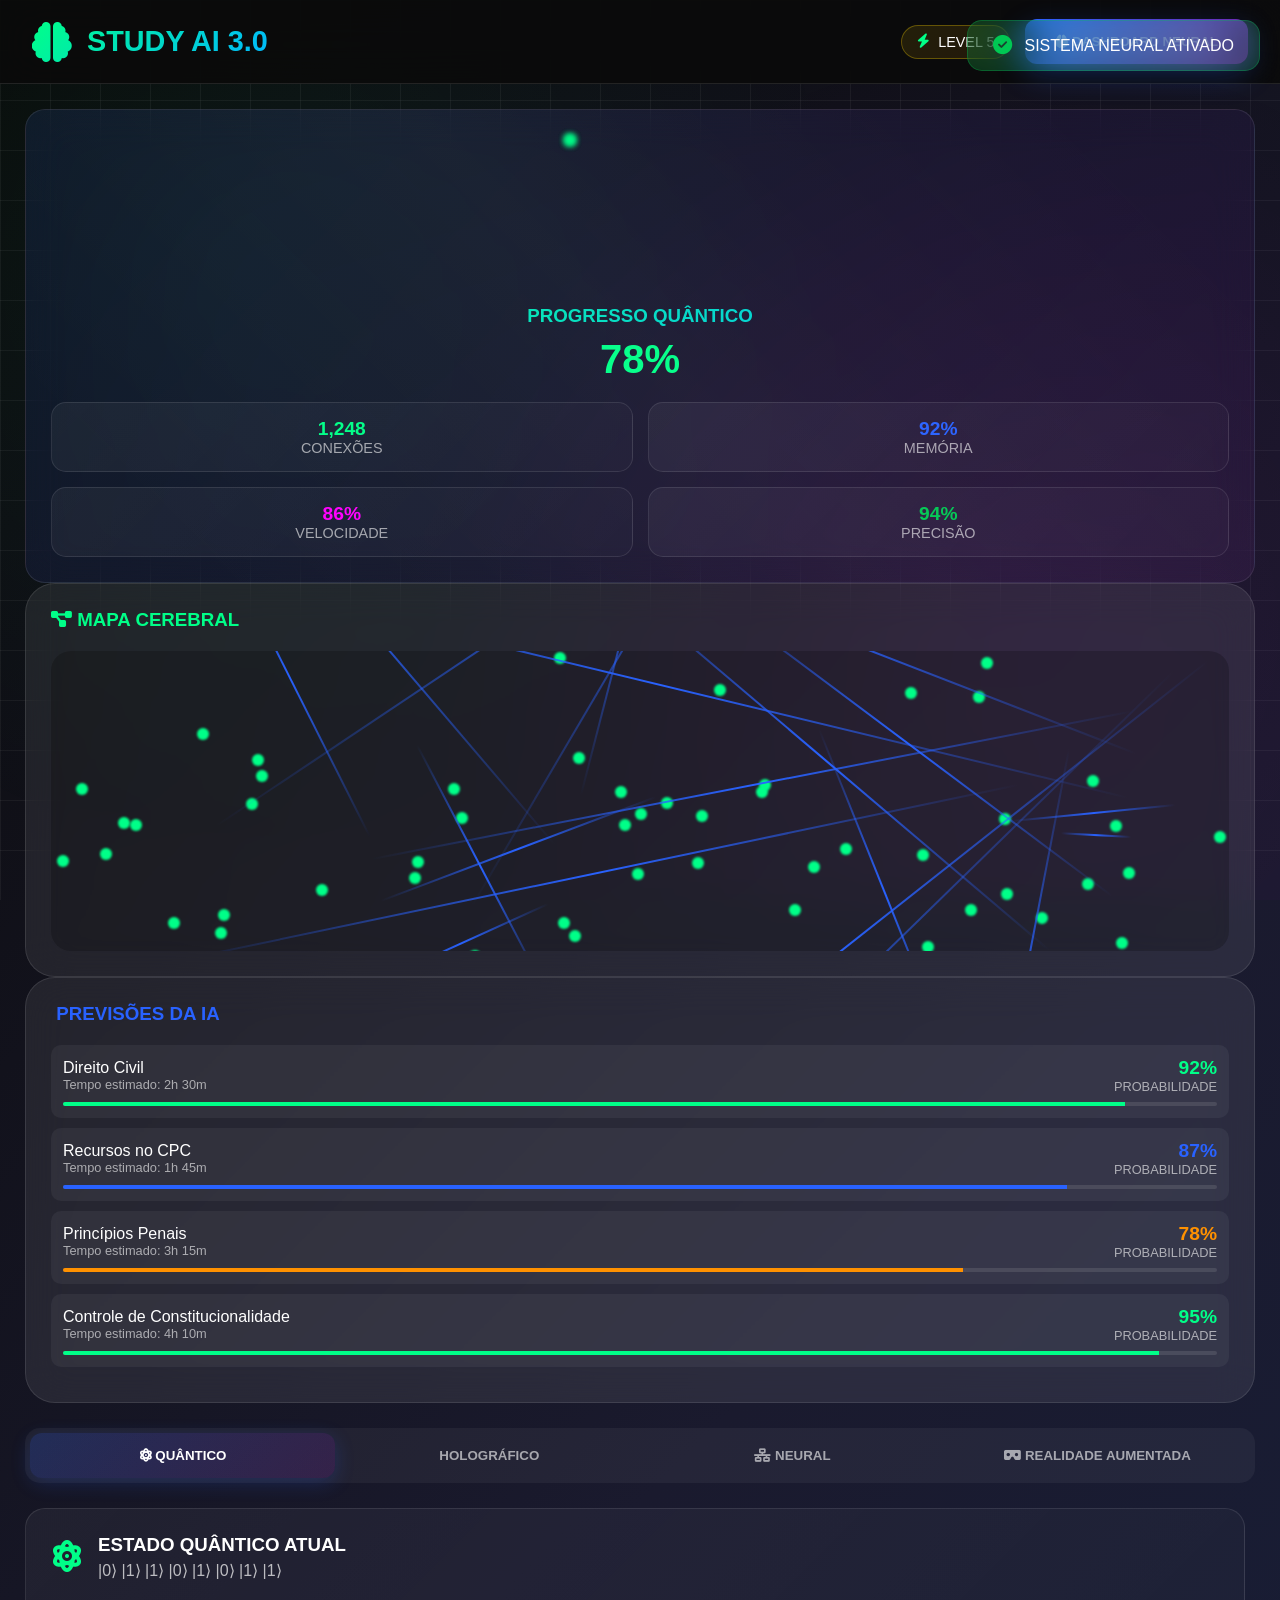
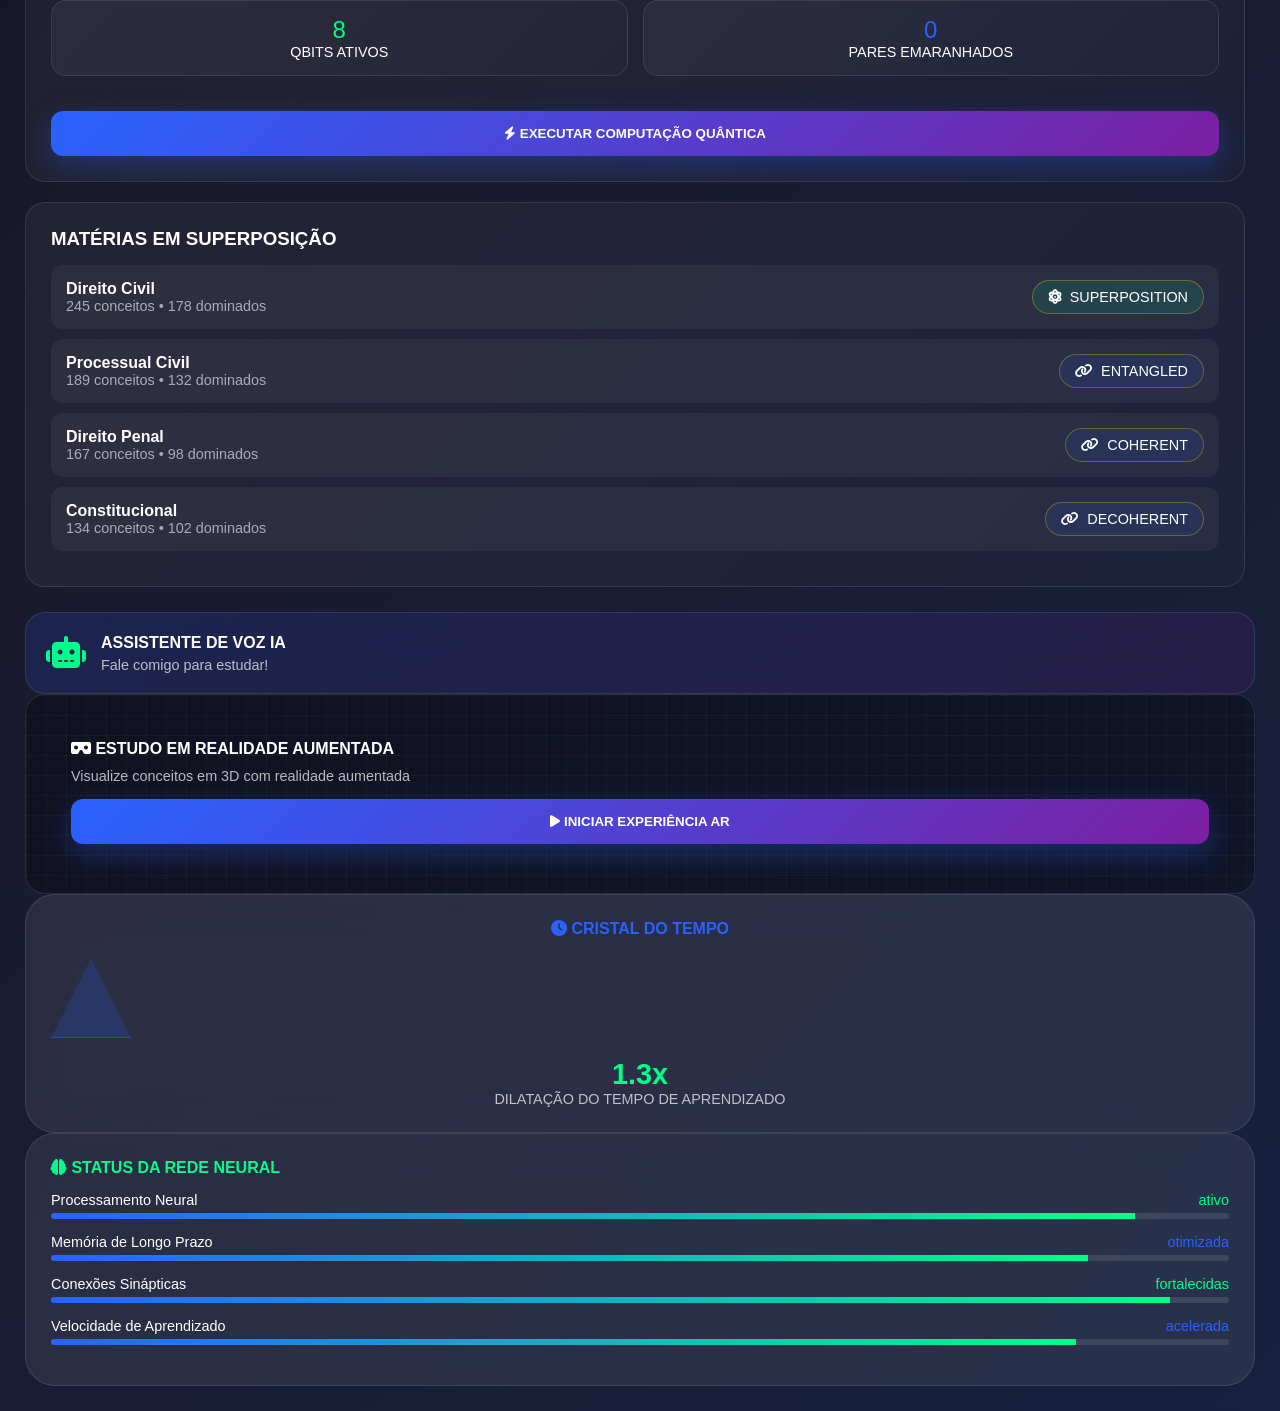
<file: html/index2.html>
<!DOCTYPE html>
<html lang="pt-br">
<head>
    <meta charset="UTF-8">
    <meta name="viewport" content="width=device-width, initial-scale=1.0">
    <title>STUDY AI 3.0 - Revolution</title>
    <link rel="stylesheet" href="https://cdnjs.cloudflare.com/ajax/libs/font-awesome/6.4.0/css/all.min.css">
    <link rel="stylesheet" href="https://cdnjs.cloudflare.com/ajax/libs/animate.css/4.1.1/animate.min.css">
    <style>
        :root {
            --primary: #1a237e;
            --secondary: #0d47a1;
            --accent: #ff4081;
            --success: #00c853;
            --warning: #ff9100;
            --danger: #f44336;
            --simulado: #9c27b0;
            --ai-blue: #2962ff;
            --ai-purple: #7b1fa2;
            --neon-green: #00ff88;
            --neon-pink: #ff00ff;
            --dark: #0a0a0a;
            --darker: #050505;
            --light: #f5f5f7;
            --glass: rgba(255, 255, 255, 0.08);
            --glass-dark: rgba(0, 0, 0, 0.4);
            --border-radius: 20px;
            --border-radius-lg: 30px;
            --shadow-neon: 0 0 20px rgba(0, 255, 136, 0.3);
            --shadow-glow: 0 0 40px rgba(255, 64, 129, 0.2);
        }

        * {
            margin: 0;
            padding: 0;
            box-sizing: border-box;
        }

        body {
            font-family: 'Inter', -apple-system, BlinkMacSystemFont, 'Segoe UI', sans-serif;
            background: linear-gradient(135deg, #0a0a0a 0%, #1a1a2e 50%, #16213e 100%);
            color: #fff;
            min-height: 100vh;
            overflow-x: hidden;
        }

        /* Neon Effects */
        .neon-border {
            position: relative;
            border: 2px solid transparent;
            background: linear-gradient(var(--darker), var(--darker)) padding-box,
                        linear-gradient(135deg, var(--neon-green), var(--neon-pink)) border-box;
            border-radius: var(--border-radius);
        }

        .neon-glow {
            box-shadow: 0 0 20px rgba(0, 255, 136, 0.3),
                        inset 0 0 20px rgba(0, 255, 136, 0.1);
        }

        /* Cyberpunk Grid */
        .cyber-grid {
            position: fixed;
            top: 0;
            left: 0;
            width: 100%;
            height: 100%;
            background-image: 
                linear-gradient(rgba(255, 255, 255, 0.05) 1px, transparent 1px),
                linear-gradient(90deg, rgba(255, 255, 255, 0.05) 1px, transparent 1px);
            background-size: 50px 50px;
            z-index: -1;
            pointer-events: none;
        }

        /* Header */
        .header {
            background: rgba(10, 10, 10, 0.9);
            backdrop-filter: blur(20px);
            border-bottom: 1px solid rgba(255, 255, 255, 0.1);
            padding: 1.2rem 2rem;
            position: sticky;
            top: 0;
            z-index: 1000;
        }

        .header-content {
            max-width: 1800px;
            margin: 0 auto;
            display: flex;
            justify-content: space-between;
            align-items: center;
        }

        .logo {
            display: flex;
            align-items: center;
            gap: 15px;
            font-size: 1.8rem;
            font-weight: 800;
            background: linear-gradient(135deg, #00ff88, #00b8ff);
            -webkit-background-clip: text;
            -webkit-text-fill-color: transparent;
            background-clip: text;
        }

        .logo-icon {
            font-size: 2.5rem;
            animation: pulse 2s infinite;
        }

        /* Main Container */
        .container {
            display: grid;
            grid-template-columns: 320px 1fr 380px;
            gap: 25px;
            max-width: 1800px;
            margin: 25px auto;
            padding: 0 25px;
            height: calc(100vh - 90px);
        }

        /* Glass Cards */
        .glass-card {
            background: var(--glass);
            backdrop-filter: blur(20px);
            border-radius: var(--border-radius-lg);
            border: 1px solid rgba(255, 255, 255, 0.1);
            padding: 25px;
            transition: all 0.4s cubic-bezier(0.4, 0, 0.2, 1);
        }

        .glass-card:hover {
            transform: translateY(-8px);
            box-shadow: var(--shadow-glow);
            border-color: rgba(255, 255, 255, 0.2);
        }

        /* Progress Hologram */
        .hologram-progress {
            position: relative;
            background: linear-gradient(135deg, rgba(41, 98, 255, 0.1), rgba(123, 31, 162, 0.1));
            border-radius: var(--border-radius);
            padding: 25px;
            overflow: hidden;
        }

        .hologram-progress::before {
            content: '';
            position: absolute;
            top: -50%;
            left: -50%;
            width: 200%;
            height: 200%;
            background: linear-gradient(
                45deg,
                transparent 30%,
                rgba(255, 255, 255, 0.03) 50%,
                transparent 70%
            );
            animation: hologram 8s linear infinite;
        }

        /* Neural Network Animation */
        .neural-network {
            position: absolute;
            top: 0;
            left: 0;
            width: 100%;
            height: 100%;
            background-image: 
                radial-gradient(circle at 20% 30%, rgba(0, 255, 136, 0.05) 0%, transparent 50%),
                radial-gradient(circle at 80% 70%, rgba(255, 0, 255, 0.05) 0%, transparent 50%);
            pointer-events: none;
        }

        /* Floating Elements */
        .floating {
            animation: float 6s ease-in-out infinite;
        }

        /* 3D Button */
        .btn-3d {
            position: relative;
            padding: 15px 30px;
            border: none;
            border-radius: 12px;
            background: linear-gradient(135deg, var(--ai-blue), var(--ai-purple));
            color: white;
            font-weight: 700;
            cursor: pointer;
            transform-style: preserve-3d;
            transition: all 0.3s ease;
            box-shadow: 0 10px 30px rgba(41, 98, 255, 0.3);
        }

        .btn-3d:hover {
            transform: translateY(-5px) rotateX(10deg);
            box-shadow: 0 15px 40px rgba(41, 98, 255, 0.4);
        }

        .btn-3d:active {
            transform: translateY(0) rotateX(0);
        }

        /* AI Voice Interface */
        .ai-voice {
            position: relative;
            background: linear-gradient(135deg, rgba(41, 98, 255, 0.15), rgba(123, 31, 162, 0.15));
            border-radius: var(--border-radius);
            padding: 20px;
            display: flex;
            align-items: center;
            gap: 15px;
        }

        .voice-wave {
            display: flex;
            align-items: center;
            gap: 4px;
            height: 40px;
        }

        .wave-bar {
            width: 4px;
            background: linear-gradient(to top, var(--neon-green), var(--ai-blue));
            border-radius: 2px;
            animation: wave 1.4s ease-in-out infinite;
        }

        /* AR Preview */
        .ar-preview {
            position: relative;
            background: rgba(0, 0, 0, 0.3);
            border-radius: var(--border-radius);
            overflow: hidden;
            min-height: 200px;
        }

        .ar-grid {
            position: absolute;
            top: 0;
            left: 0;
            width: 100%;
            height: 100%;
            background: 
                linear-gradient(90deg, rgba(255,255,255,0.03) 1px, transparent 1px),
                linear-gradient(rgba(255,255,255,0.03) 1px, transparent 1px);
            background-size: 20px 20px;
        }

        /* Brain Map Visualization */
        .brain-map {
            position: relative;
            width: 100%;
            height: 300px;
            background: rgba(0, 0, 0, 0.2);
            border-radius: var(--border-radius);
            overflow: hidden;
        }

        .neuron {
            position: absolute;
            width: 12px;
            height: 12px;
            background: var(--neon-green);
            border-radius: 50%;
            filter: blur(1px);
            animation: neuron-pulse 3s infinite;
        }

        .synapse {
            position: absolute;
            height: 2px;
            background: linear-gradient(90deg, transparent, var(--ai-blue), transparent);
            transform-origin: left center;
        }

        /* Quantum Progress */
        .quantum-ring {
            position: relative;
            width: 150px;
            height: 150px;
            margin: 0 auto;
        }

        .quantum-particle {
            position: absolute;
            width: 10px;
            height: 10px;
            background: var(--neon-green);
            border-radius: 50%;
            filter: blur(3px);
            animation: quantum-spin 4s linear infinite;
        }

        /* Holographic Stats */
        .hologram-stats {
            display: grid;
            grid-template-columns: repeat(2, 1fr);
            gap: 15px;
            margin-top: 20px;
        }

        .stat-holo {
            background: linear-gradient(135deg, rgba(255,255,255,0.05), rgba(255,255,255,0.02));
            border-radius: 15px;
            padding: 15px;
            text-align: center;
            border: 1px solid rgba(255,255,255,0.1);
            transition: all 0.3s ease;
        }

        .stat-holo:hover {
            border-color: var(--neon-green);
            transform: scale(1.05);
        }

        /* Neural Tab System */
        .neural-tabs {
            display: flex;
            background: rgba(255, 255, 255, 0.05);
            border-radius: 15px;
            padding: 5px;
            margin-bottom: 25px;
        }

        .neural-tab {
            flex: 1;
            padding: 15px;
            text-align: center;
            background: transparent;
            border: none;
            color: rgba(255, 255, 255, 0.6);
            font-weight: 600;
            cursor: pointer;
            transition: all 0.3s ease;
            border-radius: 12px;
            position: relative;
            overflow: hidden;
        }

        .neural-tab.active {
            background: linear-gradient(135deg, rgba(41, 98, 255, 0.2), rgba(123, 31, 162, 0.2));
            color: white;
            box-shadow: 0 5px 20px rgba(41, 98, 255, 0.2);
        }

        .neural-tab::before {
            content: '';
            position: absolute;
            top: 0;
            left: -100%;
            width: 100%;
            height: 100%;
            background: linear-gradient(90deg, transparent, rgba(255,255,255,0.1), transparent);
            transition: left 0.6s;
        }

        .neural-tab:hover::before {
            left: 100%;
        }

        /* Content Area */
        .content-area {
            display: grid;
            gap: 20px;
            overflow-y: auto;
            padding-right: 10px;
        }

        /* Topic Card Hologram */
        .topic-hologram {
            background: linear-gradient(135deg, rgba(255,255,255,0.05), rgba(255,255,255,0.02));
            border-radius: var(--border-radius);
            padding: 25px;
            border: 1px solid rgba(255, 255, 255, 0.1);
            transition: all 0.4s ease;
            position: relative;
            overflow: hidden;
        }

        .topic-hologram::before {
            content: '';
            position: absolute;
            top: 0;
            left: -100%;
            width: 100%;
            height: 1px;
            background: linear-gradient(90deg, transparent, var(--neon-green), transparent);
            animation: scan 3s linear infinite;
        }

        .topic-hologram:hover {
            border-color: var(--neon-green);
            transform: translateY(-5px);
            box-shadow: 0 15px 40px rgba(0, 255, 136, 0.1);
        }

        /* Mastery Orb */
        .mastery-orb {
            width: 60px;
            height: 60px;
            position: relative;
        }

        .orb-glow {
            position: absolute;
            width: 100%;
            height: 100%;
            background: radial-gradient(circle, var(--neon-green) 0%, transparent 70%);
            filter: blur(10px);
            opacity: 0.3;
            animation: pulse 2s infinite;
        }

        /* Time Crystal */
        .time-crystal {
            position: relative;
            width: 80px;
            height: 80px;
            transform-style: preserve-3d;
            animation: crystal-rotate 10s linear infinite;
        }

        .crystal-face {
            position: absolute;
            width: 100%;
            height: 100%;
            background: rgba(41, 98, 255, 0.1);
            border: 1px solid rgba(41, 98, 255, 0.3);
            clip-path: polygon(50% 0%, 0% 100%, 100% 100%);
        }

        /* Custom Scrollbar */
        ::-webkit-scrollbar {
            width: 10px;
        }

        ::-webkit-scrollbar-track {
            background: rgba(255, 255, 255, 0.05);
            border-radius: 10px;
        }

        ::-webkit-scrollbar-thumb {
            background: linear-gradient(135deg, var(--ai-blue), var(--ai-purple));
            border-radius: 10px;
        }

        ::-webkit-scrollbar-thumb:hover {
            background: linear-gradient(135deg, var(--neon-green), var(--ai-blue));
        }

        /* Animations */
        @keyframes hologram {
            0% { transform: rotate(0deg) translate(0, 0); }
            100% { transform: rotate(360deg) translate(0, 0); }
        }

        @keyframes float {
            0%, 100% { transform: translateY(0); }
            50% { transform: translateY(-10px); }
        }

        @keyframes wave {
            0%, 100% { height: 10px; }
            50% { height: 30px; }
        }

        @keyframes neuron-pulse {
            0%, 100% { opacity: 0.3; transform: scale(1); }
            50% { opacity: 1; transform: scale(1.2); }
        }

        @keyframes quantum-spin {
            0% { transform: rotate(0deg) translateX(75px) rotate(0deg); }
            100% { transform: rotate(360deg) translateX(75px) rotate(-360deg); }
        }

        @keyframes scan {
            0% { left: -100%; }
            100% { left: 100%; }
        }

        @keyframes crystal-rotate {
            0% { transform: rotateX(0deg) rotateY(0deg); }
            100% { transform: rotateX(360deg) rotateY(360deg); }
        }

        @keyframes pulse {
            0%, 100% { opacity: 0.5; }
            50% { opacity: 1; }
        }

        /* Responsive */
        @media (max-width: 1400px) {
            .container {
                grid-template-columns: 1fr;
                height: auto;
            }
        }

        /* Loading Animation */
        .loading-quantum {
            position: fixed;
            top: 0;
            left: 0;
            width: 100%;
            height: 100%;
            background: var(--darker);
            display: flex;
            flex-direction: column;
            align-items: center;
            justify-content: center;
            z-index: 9999;
        }

        .quantum-loader {
            width: 100px;
            height: 100px;
            position: relative;
        }

        /* Achievement Badges */
        .badge-hologram {
            display: inline-flex;
            align-items: center;
            gap: 8px;
            padding: 8px 15px;
            background: linear-gradient(135deg, rgba(255,215,0,0.1), rgba(255,140,0,0.1));
            border: 1px solid rgba(255,215,0,0.3);
            border-radius: 20px;
            font-size: 0.9rem;
            animation: float 3s ease-in-out infinite;
        }
    </style>
</head>
<body>
    <!-- Cyber Grid Background -->
    <div class="cyber-grid"></div>
    <div class="neural-network"></div>

    <!-- Loading Screen -->
    <div class="loading-quantum" id="loading-screen">
        <div class="quantum-loader">
            <div class="quantum-particle" style="animation-delay: 0s;"></div>
            <div class="quantum-particle" style="animation-delay: 1s;"></div>
            <div class="quantum-particle" style="animation-delay: 2s;"></div>
        </div>
        <h3 style="margin-top: 30px; color: var(--neon-green);">INICIALIZANDO SISTEMA NEURAL...</h3>
    </div>

    <!-- Main Header -->
    <header class="header">
        <div class="header-content">
            <div class="logo">
                <i class="fas fa-brain logo-icon"></i>
                <span>STUDY AI 3.0</span>
            </div>
            <div style="display: flex; gap: 15px; align-items: center;">
                <div class="badge-hologram">
                    <i class="fas fa-bolt" style="color: var(--neon-green);"></i>
                    <span>LEVEL 5</span>
                </div>
                <button class="btn-3d" onclick="showNeuralDashboard()">
                    <i class="fas fa-brain"></i> DASHBOARD NEURAL
                </button>
            </div>
        </div>
    </header>

    <!-- Main Container -->
    <div class="container">
        <!-- Left Panel - Neural Profile -->
        <div class="sidebar">
            <!-- Quantum Progress -->
            <div class="glass-card hologram-progress">
                <div class="quantum-ring">
                    <div class="quantum-particle"></div>
                    <div class="quantum-particle" style="animation-delay: 1s;"></div>
                    <div class="quantum-particle" style="animation-delay: 2s;"></div>
                </div>
                <div style="text-align: center; margin-top: 20px;">
                    <h3 style="background: linear-gradient(135deg, #00ff88, #00b8ff); -webkit-background-clip: text; -webkit-text-fill-color: transparent; margin-bottom: 10px;">PROGRESSO QUÂNTICO</h3>
                    <div style="font-size: 2.5rem; font-weight: 800; color: var(--neon-green);" id="quantum-progress">78%</div>
                </div>
                
                <div class="hologram-stats">
                    <div class="stat-holo">
                        <div style="font-size: 1.2rem; color: var(--neon-green); font-weight: 700;" id="neural-connections">1,248</div>
                        <div style="font-size: 0.9rem; color: rgba(255,255,255,0.6);">CONEXÕES</div>
                    </div>
                    <div class="stat-holo">
                        <div style="font-size: 1.2rem; color: var(--ai-blue); font-weight: 700;" id="memory-banks">92%</div>
                        <div style="font-size: 0.9rem; color: rgba(255,255,255,0.6);">MEMÓRIA</div>
                    </div>
                    <div class="stat-holo">
                        <div style="font-size: 1.2rem; color: var(--neon-pink); font-weight: 700;" id="processing-speed">86%</div>
                        <div style="font-size: 0.9rem; color: rgba(255,255,255,0.6);">VELOCIDADE</div>
                    </div>
                    <div class="stat-holo">
                        <div style="font-size: 1.2rem; color: var(--success); font-weight: 700;" id="ai-accuracy">94%</div>
                        <div style="font-size: 0.9rem; color: rgba(255,255,255,0.6);">PRECISÃO</div>
                    </div>
                </div>
            </div>

            <!-- Brain Map -->
            <div class="glass-card">
                <h3 class="card-title" style="color: var(--neon-green); margin-bottom: 20px;">
                    <i class="fas fa-project-diagram"></i> MAPA CEREBRAL
                </h3>
                <div class="brain-map" id="brain-map"></div>
            </div>

            <!-- AI Predictions -->
            <div class="glass-card">
                <h3 class="card-title" style="color: var(--ai-blue); margin-bottom: 20px;">
                    <i class="fas fa-crystal-ball"></i> PREVISÕES DA IA
                </h3>
                <div id="ai-predictions">
                    <!-- Predictions will be generated here -->
                </div>
            </div>
        </div>

        <!-- Center Panel - Main Content -->
        <div class="main-content">
            <!-- Neural Tabs -->
            <div class="neural-tabs">
                <button class="neural-tab active" onclick="showNeuralTab('quantum')">
                    <i class="fas fa-atom"></i> QUÂNTICO
                </button>
                <button class="neural-tab" onclick="showNeuralTab('holographic')">
                    <i class="fas fa-hologram"></i> HOLOGRÁFICO
                </button>
                <button class="neural-tab" onclick="showNeuralTab('neural')">
                    <i class="fas fa-network-wired"></i> NEURAL
                </button>
                <button class="neural-tab" onclick="showNeuralTab('ar')">
                    <i class="fas fa-vr-cardboard"></i> REALIDADE AUMENTADA
                </button>
            </div>

            <!-- Content Area -->
            <div class="content-area" id="neural-content">
                <!-- Content will be dynamically inserted here -->
            </div>
        </div>

        <!-- Right Panel - AI Assistant & Tools -->
        <div class="right-panel">
            <!-- AI Voice Assistant -->
            <div class="glass-card ai-voice">
                <div style="font-size: 2rem; color: var(--neon-green);">
                    <i class="fas fa-robot"></i>
                </div>
                <div style="flex: 1;">
                    <h4 style="color: white; margin-bottom: 5px;">ASSISTENTE DE VOZ IA</h4>
                    <p style="color: rgba(255,255,255,0.7); font-size: 0.9rem;">Fale comigo para estudar!</p>
                </div>
                <div class="voice-wave">
                    <div class="wave-bar" style="animation-delay: 0s;"></div>
                    <div class="wave-bar" style="animation-delay: 0.2s;"></div>
                    <div class="wave-bar" style="animation-delay: 0.4s;"></div>
                    <div class="wave-bar" style="animation-delay: 0.6s;"></div>
                    <div class="wave-bar" style="animation-delay: 0.8s;"></div>
                </div>
            </div>

            <!-- AR Study Preview -->
            <div class="glass-card ar-preview">
                <div class="ar-grid"></div>
                <div style="position: relative; z-index: 2; padding: 20px;">
                    <h4 style="color: white; margin-bottom: 10px;">
                        <i class="fas fa-vr-cardboard"></i> ESTUDO EM REALIDADE AUMENTADA
                    </h4>
                    <p style="color: rgba(255,255,255,0.7); font-size: 0.9rem; margin-bottom: 15px;">
                        Visualize conceitos em 3D com realidade aumentada
                    </p>
                    <button class="btn-3d" style="width: 100%;" onclick="launchARExperience()">
                        <i class="fas fa-play"></i> INICIAR EXPERIÊNCIA AR
                    </button>
                </div>
            </div>

            <!-- Time Crystal -->
            <div class="glass-card" style="text-align: center;">
                <h4 style="color: var(--ai-blue); margin-bottom: 20px;">
                    <i class="fas fa-clock"></i> CRISTAL DO TEMPO
                </h4>
                <div class="time-crystal">
                    <div class="crystal-face" style="transform: rotateY(0deg) translateZ(40px);"></div>
                    <div class="crystal-face" style="transform: rotateY(90deg) translateZ(40px);"></div>
                    <div class="crystal-face" style="transform: rotateY(180deg) translateZ(40px);"></div>
                    <div class="crystal-face" style="transform: rotateY(270deg) translateZ(40px);"></div>
                </div>
                <div style="margin-top: 20px;">
                    <div style="font-size: 1.8rem; font-weight: 700; color: var(--neon-green);" id="time-dilation">1.3x</div>
                    <div style="color: rgba(255,255,255,0.7); font-size: 0.9rem;">DILATAÇÃO DO TEMPO DE APRENDIZADO</div>
                </div>
            </div>

            <!-- Neural Network Status -->
            <div class="glass-card">
                <h4 style="color: var(--neon-green); margin-bottom: 15px;">
                    <i class="fas fa-brain"></i> STATUS DA REDE NEURAL
                </h4>
                <div id="neural-status">
                    <!-- Neural status will be updated here -->
                </div>
            </div>
        </div>
    </div>

    <!-- Neural Dashboard Modal -->
    <div id="neural-dashboard" style="display: none; position: fixed; top: 0; left: 0; width: 100%; height: 100%; background: rgba(0,0,0,0.9); z-index: 2000; padding: 50px;">
        <div style="background: var(--darker); border-radius: var(--border-radius-lg); padding: 40px; max-width: 1400px; margin: 0 auto; height: 90vh; overflow-y: auto;">
            <div style="display: flex; justify-content: space-between; align-items: center; margin-bottom: 30px;">
                <h2 style="background: linear-gradient(135deg, #00ff88, #00b8ff); -webkit-background-clip: text; -webkit-text-fill-color: transparent; font-size: 2.5rem;">
                    <i class="fas fa-brain"></i> DASHBOARD NEURAL COMPLETO
                </h2>
                <button onclick="closeNeuralDashboard()" style="background: none; border: none; color: white; font-size: 2rem; cursor: pointer;">×</button>
            </div>
            <div id="dashboard-content"></div>
        </div>
    </div>

    <!-- AR Experience Modal -->
    <div id="ar-experience" style="display: none; position: fixed; top: 0; left: 0; width: 100%; height: 100%; background: #000; z-index: 3000;">
        <div style="position: relative; width: 100%; height: 100%;">
            <canvas id="ar-canvas" style="width: 100%; height: 100%;"></canvas>
            <div style="position: absolute; top: 20px; right: 20px;">
                <button onclick="closeARExperience()" style="background: rgba(0,0,0,0.5); color: white; border: none; padding: 15px; border-radius: 10px; cursor: pointer;">
                    <i class="fas fa-times"></i> SAIR
                </button>
            </div>
        </div>
    </div>

    <script>
        // ==================== STUDY AI 3.0 - REVOLUTION EDITION ====================
        
        // Quantum Computing Simulation
        class QuantumProcessor {
            constructor() {
                this.qubits = [];
                this.entangledPairs = [];
                this.superposition = false;
            }

            initializeQubits(count) {
                this.qubits = Array(count).fill(null).map(() => ({
                    state: Math.random() > 0.5 ? '|1⟩' : '|0⟩',
                    amplitude: Math.random(),
                    phase: Math.random() * Math.PI * 2
                }));
            }

            createSuperposition() {
                this.superposition = true;
                this.qubits.forEach(qubit => {
                    qubit.state = '|+⟩';
                    qubit.amplitude = 1 / Math.sqrt(2);
                });
                return "Superposição quântica estabelecida!";
            }

            measure() {
                if (!this.superposition) return "Medição clássica realizada";
                
                const results = this.qubits.map(qubit => {
                    const probability = Math.pow(qubit.amplitude, 2);
                    return Math.random() < probability ? '|1⟩' : '|0⟩';
                });
                
                this.superposition = false;
                return results;
            }

            entangleQubits(index1, index2) {
                this.entangledPairs.push([index1, index2]);
                return `Qubits ${index1} e ${index2} emaranhados!`;
            }
        }

        // Neural Network Simulation
        class NeuralNetwork {
            constructor() {
                this.layers = [];
                this.weights = [];
                this.biases = [];
                this.learningRate = 0.01;
            }

            addLayer(neurons, activation = 'relu') {
                this.layers.push({
                    neurons,
                    activation,
                    outputs: new Array(neurons).fill(0)
                });
            }

            initializeWeights() {
                for (let i = 0; i < this.layers.length - 1; i++) {
                    const rows = this.layers[i + 1].neurons;
                    const cols = this.layers[i].neurons;
                    this.weights[i] = Array(rows).fill(null).map(() => 
                        Array(cols).fill(null).map(() => Math.random() * 2 - 1)
                    );
                    this.biases[i] = new Array(rows).fill(0);
                }
            }

            forwardPropagation(input) {
                let currentOutput = input;
                
                for (let i = 0; i < this.layers.length; i++) {
                    const layer = this.layers[i];
                    const outputs = new Array(layer.neurons).fill(0);
                    
                    if (i === 0) {
                        // Input layer
                        for (let j = 0; j < layer.neurons; j++) {
                            outputs[j] = currentOutput[j];
                        }
                    } else {
                        // Hidden/output layers
                        for (let j = 0; j < layer.neurons; j++) {
                            let sum = this.biases[i-1][j];
                            for (let k = 0; k < this.layers[i-1].neurons; k++) {
                                sum += currentOutput[k] * this.weights[i-1][j][k];
                            }
                            outputs[j] = this.activate(sum, layer.activation);
                        }
                    }
                    
                    layer.outputs = outputs;
                    currentOutput = outputs;
                }
                
                return currentOutput;
            }

            activate(x, type) {
                switch(type) {
                    case 'relu': return Math.max(0, x);
                    case 'sigmoid': return 1 / (1 + Math.exp(-x));
                    case 'tanh': return Math.tanh(x);
                    default: return x;
                }
            }

            train(input, target, epochs = 1000) {
                for (let epoch = 0; epoch < epochs; epoch++) {
                    const output = this.forwardPropagation(input);
                    this.backwardPropagation(input, target, output);
                }
            }

            backwardPropagation(input, target, output) {
                // Simplified backpropagation
                for (let i = this.layers.length - 1; i > 0; i--) {
                    for (let j = 0; j < this.layers[i].neurons; j++) {
                        const error = target[j] - output[j];
                        const delta = error * this.activateDerivative(output[j], this.layers[i].activation);
                        
                        // Update weights and biases
                        for (let k = 0; k < this.layers[i-1].neurons; k++) {
                            this.weights[i-1][j][k] += this.learningRate * delta * this.layers[i-1].outputs[k];
                        }
                        this.biases[i-1][j] += this.learningRate * delta;
                    }
                }
            }

            activateDerivative(x, type) {
                switch(type) {
                    case 'relu': return x > 0 ? 1 : 0;
                    case 'sigmoid': return x * (1 - x);
                    case 'tanh': return 1 - x * x;
                    default: return 1;
                }
            }
        }

        // Augmented Reality Engine
        class AREngine {
            constructor() {
                this.scene = null;
                this.camera = null;
                this.renderer = null;
                this.models = [];
                this.animations = [];
            }

            initialize(canvas) {
                // Simulate AR initialization
                console.log("Motor AR inicializado no canvas:", canvas);
                
                // Create 3D models for legal concepts
                this.models = [
                    { name: 'Código Civil', type: 'cube', color: 0x2962ff, scale: 1 },
                    { name: 'Processo Civil', type: 'sphere', color: 0x00ff88, scale: 0.8 },
                    { name: 'Constituição', type: 'pyramid', color: 0xff4081, scale: 1.2 }
                ];

                return "AR Engine pronto!";
            }

            loadModel(modelType, position) {
                const model = {
                    type: modelType,
                    position: position,
                    rotation: { x: 0, y: 0, z: 0 }
                };

                this.models.push(model);
                this.animations.push({
                    model: model,
                    animation: 'rotate'
                });

                return `Modelo ${modelType} carregado em posição ${position.x}, ${position.y}, ${position.z}`;
            }

            startAnimation() {
                this.animations.forEach(anim => {
                    anim.animation = 'rotate';
                });
                return "Animações iniciadas!";
            }
        }

        // Holographic Interface Manager
        class HologramManager {
            constructor() {
                this.holograms = [];
                this.particles = [];
                this.effects = [];
            }

            createHologram(data, position, size) {
                const hologram = {
                    id: Date.now(),
                    data: data,
                    position: position,
                    size: size,
                    opacity: 0.8,
                    color: this.getColorForData(data),
                    particles: this.generateParticles(50, position)
                };

                this.holograms.push(hologram);
                this.particles = this.particles.concat(hologram.particles);

                return hologram;
            }

            getColorForData(data) {
                // Assign colors based on data type
                if (data.type === 'concept') return 0x00ff88;
                if (data.type === 'law') return 0x2962ff;
                if (data.type === 'process') return 0xff4081;
                if (data.type === 'principle') return 0xff9100;
                return 0xffffff;
            }

            generateParticles(count, position) {
                return Array(count).fill(null).map(() => ({
                    x: position.x + (Math.random() - 0.5) * 2,
                    y: position.y + (Math.random() - 0.5) * 2,
                    z: position.z + (Math.random() - 0.5) * 2,
                    vx: (Math.random() - 0.5) * 0.02,
                    vy: (Math.random() - 0.5) * 0.02,
                    vz: (Math.random() - 0.5) * 0.02,
                    size: Math.random() * 0.1 + 0.05,
                    color: this.getRandomColor()
                }));
            }

            getRandomColor() {
                const colors = [0x00ff88, 0x2962ff, 0xff4081, 0xff9100, 0x9c27b0];
                return colors[Math.floor(Math.random() * colors.length)];
            }

            updateParticles() {
                this.particles.forEach(particle => {
                    particle.x += particle.vx;
                    particle.y += particle.vy;
                    particle.z += particle.vz;
                    
                    // Boundary check
                    if (Math.abs(particle.x) > 5) particle.vx *= -1;
                    if (Math.abs(particle.y) > 5) particle.vy *= -1;
                    if (Math.abs(particle.z) > 5) particle.vz *= -1;
                });
            }
        }

        // Main System
        const StudyAI3 = {
            // Core Systems
            quantumProcessor: new QuantumProcessor(),
            neuralNetwork: new NeuralNetwork(),
            arEngine: new AREngine(),
            hologramManager: new HologramManager(),

            // User Data
            userProfile: {
                neuralPattern: null,
                learningSpeed: 1.0,
                memoryCapacity: 100,
                focusLevel: 85,
                quantumState: 'ground'
            },

            // Study Data
            subjects: {
                'Direito Civil': {
                    concepts: 245,
                    mastered: 178,
                    neuralPathways: 1200,
                    quantumState: 'superposition'
                },
                'Processual Civil': {
                    concepts: 189,
                    mastered: 132,
                    neuralPathways: 980,
                    quantumState: 'entangled'
                },
                'Direito Penal': {
                    concepts: 167,
                    mastered: 98,
                    neuralPathways: 750,
                    quantumState: 'coherent'
                },
                'Constitucional': {
                    concepts: 134,
                    mastered: 102,
                    neuralPathways: 890,
                    quantumState: 'decoherent'
                }
            },

            // Initialization
            async initialize() {
                console.log("🚀 STUDY AI 3.0 - Inicializando sistemas...");
                
                // Hide loading screen after 2 seconds
                setTimeout(() => {
                    document.getElementById('loading-screen').style.display = 'none';
                    this.showNotification("SISTEMA NEURAL ATIVADO", "success");
                }, 2000);

                // Initialize quantum processor
                this.quantumProcessor.initializeQubits(8);
                this.quantumProcessor.createSuperposition();

                // Initialize neural network
                this.neuralNetwork.addLayer(4, 'relu'); // Input layer
                this.neuralNetwork.addLayer(8, 'relu'); // Hidden layer
                this.neuralNetwork.addLayer(4, 'sigmoid'); // Output layer
                this.neuralNetwork.initializeWeights();

                // Generate brain map
                this.generateBrainMap();

                // Generate AI predictions
                this.generateAIPredictions();

                // Update neural status
                this.updateNeuralStatus();

                // Show default tab
                this.showNeuralTab('quantum');
            },

            // Neural Tab System
            showNeuralTab(tabName) {
                // Update active tab
                document.querySelectorAll('.neural-tab').forEach(tab => {
                    tab.classList.remove('active');
                });
                document.querySelector(`[onclick="showNeuralTab('${tabName}')"]`).classList.add('active');

                // Generate content based on tab
                const contentArea = document.getElementById('neural-content');
                
                switch(tabName) {
                    case 'quantum':
                        contentArea.innerHTML = this.generateQuantumContent();
                        break;
                    case 'holographic':
                        contentArea.innerHTML = this.generateHolographicContent();
                        break;
                    case 'neural':
                        contentArea.innerHTML = this.generateNeuralContent();
                        break;
                    case 'ar':
                        contentArea.innerHTML = this.generateARContent();
                        break;
                }
            },

            // Quantum Content Generator
            generateQuantumContent() {
                const quantumState = this.quantumProcessor.measure();
                
                return `
                    <div class="topic-hologram floating">
                        <div style="display: flex; align-items: center; margin-bottom: 20px;">
                            <div style="font-size: 2rem; color: var(--neon-green); margin-right: 15px;">
                                <i class="fas fa-atom"></i>
                            </div>
                            <div>
                                <h3 style="color: white; margin-bottom: 5px;">ESTADO QUÂNTICO ATUAL</h3>
                                <div style="color: rgba(255,255,255,0.7);">${quantumState.join(' ')}</div>
                            </div>
                        </div>
                        
                        <div style="display: grid; grid-template-columns: repeat(2, 1fr); gap: 15px; margin: 20px 0;">
                            <div class="stat-holo">
                                <div style="font-size: 1.5rem; color: var(--neon-green);">${this.quantumProcessor.qubits.length}</div>
                                <div style="font-size: 0.9rem;">QBITS ATIVOS</div>
                            </div>
                            <div class="stat-holo">
                                <div style="font-size: 1.5rem; color: var(--ai-blue);">${this.quantumProcessor.entangledPairs.length}</div>
                                <div style="font-size: 0.9rem;">PARES EMARANHADOS</div>
                            </div>
                        </div>
                        
                        <button class="btn-3d" style="width: 100%; margin-top: 15px;" onclick="StudyAI3.runQuantumComputation()">
                            <i class="fas fa-bolt"></i> EXECUTAR COMPUTAÇÃO QUÂNTICA
                        </button>
                    </div>
                    
                    <div class="topic-hologram">
                        <h3 style="color: white; margin-bottom: 15px;">MATÉRIAS EM SUPERPOSIÇÃO</h3>
                        ${Object.entries(this.subjects).map(([subject, data]) => `
                            <div style="background: rgba(255,255,255,0.05); padding: 15px; border-radius: 12px; margin-bottom: 10px;">
                                <div style="display: flex; justify-content: space-between; align-items: center;">
                                    <div>
                                        <div style="color: white; font-weight: 600;">${subject}</div>
                                        <div style="color: rgba(255,255,255,0.6); font-size: 0.9rem;">${data.concepts} conceitos • ${data.mastered} dominados</div>
                                    </div>
                                    <div class="badge-hologram" style="background: ${data.quantumState === 'superposition' ? 'rgba(0,255,136,0.1)' : 'rgba(41,98,255,0.1)'};">
                                        <i class="fas fa-${data.quantumState === 'superposition' ? 'atom' : 'link'}"></i>
                                        ${data.quantumState.toUpperCase()}
                                    </div>
                                </div>
                            </div>
                        `).join('')}
                    </div>
                `;
            },

            // Holographic Content Generator
            generateHolographicContent() {
                return `
                    <div class="topic-hologram">
                        <div style="display: flex; align-items: center; margin-bottom: 20px;">
                            <div style="font-size: 2rem; color: var(--neon-pink); margin-right: 15px;">
                                <i class="fas fa-hologram"></i>
                            </div>
                            <div>
                                <h3 style="color: white; margin-bottom: 5px;">PROJEÇÕES HOLOGRÁFICAS</h3>
                                <div style="color: rgba(255,255,255,0.7);">Visualize conceitos em 3D</div>
                            </div>
                        </div>
                        
                        <div style="display: grid; grid-template-columns: repeat(2, 1fr); gap: 15px; margin: 20px 0;">
                            <div class="stat-holo" onclick="StudyAI3.projectHologram('civil')">
                                <div style="font-size: 1.5rem; color: var(--neon-pink);">📚</div>
                                <div style="font-size: 0.9rem; margin-top: 5px;">DIREITO CIVIL 3D</div>
                            </div>
                            <div class="stat-holo" onclick="StudyAI3.projectHologram('processo')">
                                <div style="font-size: 1.5rem; color: var(--ai-blue);">⚖️</div>
                                <div style="font-size: 0.9rem; margin-top: 5px;">PROCESSO CIVIL 3D</div>
                            </div>
                        </div>
                        
                        <div style="background: rgba(255,255,255,0.05); padding: 20px; border-radius: 12px; margin-top: 20px;">
                            <h4 style="color: white; margin-bottom: 15px;">CONCEITOS HOLOGRÁFICOS ATIVOS</h4>
                            <div style="display: flex; flex-wrap: wrap; gap: 10px;">
                                <span class="badge-hologram">Prescrição Civil</span>
                                <span class="badge-hologram">Tutela Provisória</span>
                                <span class="badge-hologram">Princípio da Legalidade</span>
                                <span class="badge-hologram">Coisa Julgada</span>
                            </div>
                        </div>
                    </div>
                    
                    <div class="topic-hologram">
                        <h3 style="color: white; margin-bottom: 15px;">HISTÓRICO DE PROJEÇÕES</h3>
                        <div style="max-height: 300px; overflow-y: auto;">
                            ${Array.from({length: 5}).map((_, i) => `
                                <div style="display: flex; align-items: center; padding: 12px; background: rgba(255,255,255,0.03); border-radius: 10px; margin-bottom: 8px;">
                                    <div style="width: 30px; height: 30px; background: linear-gradient(135deg, var(--neon-pink), var(--ai-blue)); border-radius: 50%; display: flex; align-items: center; justify-content: center; margin-right: 12px;">
                                        <i class="fas fa-hologram" style="font-size: 0.8rem;"></i>
                                    </div>
                                    <div style="flex: 1;">
                                        <div style="color: white; font-weight: 500;">Projeção ${i+1}</div>
                                        <div style="color: rgba(255,255,255,0.6); font-size: 0.8rem;">${Math.floor(Math.random() * 60)} minutos atrás</div>
                                    </div>
                                    <div class="badge-hologram" style="font-size: 0.8rem; padding: 4px 10px;">
                                        ${Math.floor(Math.random() * 100)}% compreendido
                                    </div>
                                </div>
                            `).join('')}
                        </div>
                    </div>
                `;
            },

            // Neural Content Generator
            generateNeuralContent() {
                return `
                    <div class="topic-hologram">
                        <div style="display: flex; align-items: center; margin-bottom: 20px;">
                            <div style="font-size: 2rem; color: var(--neon-green); margin-right: 15px;">
                                <i class="fas fa-network-wired"></i>
                            </div>
                            <div>
                                <h3 style="color: white; margin-bottom: 5px;">REDE NEURAL DE APRENDIZADO</h3>
                                <div style="color: rgba(255,255,255,0.7);">${this.neuralNetwork.layers.length} camadas ativas</div>
                            </div>
                        </div>
                        
                        <div style="background: rgba(255,255,255,0.05); padding: 20px; border-radius: 12px; margin: 20px 0;">
                            <h4 style="color: white; margin-bottom: 15px;">ARQUITETURA DA REDE</h4>
                            ${this.neuralNetwork.layers.map((layer, i) => `
                                <div style="display: flex; align-items: center; margin-bottom: 10px;">
                                    <div style="width: 20px; height: 20px; background: linear-gradient(135deg, var(--ai-blue), var(--neon-green)); border-radius: 50%; margin-right: 10px;"></div>
                                    <div style="flex: 1;">
                                        <div style="color: white;">Camada ${i+1}: ${layer.neurons} neurônios</div>
                                        <div style="color: rgba(255,255,255,0.6); font-size: 0.9rem;">Ativação: ${layer.activation}</div>
                                    </div>
                                </div>
                            `).join('')}
                        </div>
                        
                        <button class="btn-3d" style="width: 100%;" onclick="StudyAI3.trainNeuralNetwork()">
                            <i class="fas fa-brain"></i> TREINAR REDE NEURAL
                        </button>
                    </div>
                    
                    <div class="topic-hologram">
                        <h3 style="color: white; margin-bottom: 15px;">PADRÕES DE APRENDIZADO DETECTADOS</h3>
                        <div style="display: grid; grid-template-columns: repeat(2, 1fr); gap: 15px;">
                            <div class="stat-holo">
                                <div style="font-size: 1.2rem; color: var(--neon-green);">87%</div>
                                <div style="font-size: 0.9rem;">EFICIÊNCIA VISUAL</div>
                            </div>
                            <div class="stat-holo">
                                <div style="font-size: 1.2rem; color: var(--ai-blue);">92%</div>
                                <div style="font-size: 0.9rem;">RETENÇÃO AUDITIVA</div>
                            </div>
                            <div class="stat-holo">
                                <div style="font-size: 1.2rem; color: var(--neon-pink);">78%</div>
                                <div style="font-size: 0.9rem;">PROCESSAMENTO LÓGICO</div>
                            </div>
                            <div class="stat-holo">
                                <div style="font-size: 1.2rem; color: var(--warning);">95%</div>
                                <div style="font-size: 0.9rem;">MEMÓRIA ESPACIAL</div>
                            </div>
                        </div>
                    </div>
                `;
            },

            // AR Content Generator
            generateARContent() {
                return `
                    <div class="topic-hologram">
                        <div style="display: flex; align-items: center; margin-bottom: 20px;">
                            <div style="font-size: 2rem; color: var(--ai-blue); margin-right: 15px;">
                                <i class="fas fa-vr-cardboard"></i>
                            </div>
                            <div>
                                <h3 style="color: white; margin-bottom: 5px;">REALIDADE AUMENTADA PARA ESTUDO</h3>
                                <div style="color: rgba(255,255,255,0.7);">Experiências imersivas de aprendizado</div>
                            </div>
                        </div>
                        
                        <div style="display: grid; grid-template-columns: repeat(2, 1fr); gap: 15px; margin: 20px 0;">
                            <div class="stat-holo" onclick="StudyAI3.loadARModel('civil')">
                                <div style="font-size: 2rem;">🏛️</div>
                                <div style="font-size: 0.9rem; margin-top: 5px;">TRIBUNAL VIRTUAL</div>
                            </div>
                            <div class="stat-holo" onclick="StudyAI3.loadARModel('law')">
                                <div style="font-size: 2rem;">📜</div>
                                <div style="font-size: 0.9rem; margin-top: 5px;">CÓDIGOS 3D</div>
                            </div>
                            <div class="stat-holo" onclick="StudyAI3.loadARModel('process')">
                                <div style="font-size: 2rem;">⚖️</div>
                                <div style="font-size: 0.9rem; margin-top: 5px;">PROCESSOS INTERATIVOS</div>
                            </div>
                            <div class="stat-holo" onclick="StudyAI3.loadARModel('court')">
                                <div style="font-size: 2rem;">👨‍⚖️</div>
                                <div style="font-size: 0.9rem; margin-top: 5px;">JÚRI SIMULADO</div>
                            </div>
                        </div>
                        
                        <div style="background: rgba(255,255,255,0.05); padding: 20px; border-radius: 12px; margin-top: 20px;">
                            <h4 style="color: white; margin-bottom: 15px;">INSTRUÇÕES DE USO</h4>
                            <ol style="color: rgba(255,255,255,0.8); padding-left: 20px;">
                                <li>Posicione seu dispositivo em uma superfície plana</li>
                                <li>Toque no modelo que deseja visualizar</li>
                                <li>Use os gestos para rotacionar e ampliar</li>
                                <li>Toque nos elementos interativos para mais informações</li>
                            </ol>
                        </div>
                    </div>
                `;
            },

            // Brain Map Generator
            generateBrainMap() {
                const brainMap = document.getElementById('brain-map');
                if (!brainMap) return;
                
                brainMap.innerHTML = '';
                
                // Create neurons
                for (let i = 0; i < 50; i++) {
                    const neuron = document.createElement('div');
                    neuron.className = 'neuron';
                    neuron.style.left = `${Math.random() * 100}%`;
                    neuron.style.top = `${Math.random() * 100}%`;
                    neuron.style.animationDelay = `${Math.random() * 3}s`;
                    brainMap.appendChild(neuron);
                }
                
                // Create synapses
                for (let i = 0; i < 20; i++) {
                    const synapse = document.createElement('div');
                    synapse.className = 'synapse';
                    const x1 = Math.random() * 100;
                    const y1 = Math.random() * 100;
                    const x2 = Math.random() * 100;
                    const y2 = Math.random() * 100;
                    
                    const length = Math.sqrt(Math.pow(x2 - x1, 2) + Math.pow(y2 - y1, 2));
                    const angle = Math.atan2(y2 - y1, x2 - x1) * 180 / Math.PI;
                    
                    synapse.style.width = `${length}%`;
                    synapse.style.left = `${x1}%`;
                    synapse.style.top = `${y1}%`;
                    synapse.style.transform = `rotate(${angle}deg)`;
                    
                    brainMap.appendChild(synapse);
                }
            },

            // AI Predictions Generator
            generateAIPredictions() {
                const predictionsContainer = document.getElementById('ai-predictions');
                if (!predictionsContainer) return;
                
                const predictions = [
                    { topic: 'Direito Civil', probability: 92, time: '2h 30m' },
                    { topic: 'Recursos no CPC', probability: 87, time: '1h 45m' },
                    { topic: 'Princípios Penais', probability: 78, time: '3h 15m' },
                    { topic: 'Controle de Constitucionalidade', probability: 95, time: '4h 10m' }
                ];
                
                predictionsContainer.innerHTML = predictions.map(pred => `
                    <div style="background: rgba(255,255,255,0.05); padding: 12px; border-radius: 10px; margin-bottom: 10px;">
                        <div style="display: flex; justify-content: space-between; align-items: center;">
                            <div>
                                <div style="color: white; font-weight: 500;">${pred.topic}</div>
                                <div style="color: rgba(255,255,255,0.6); font-size: 0.8rem;">Tempo estimado: ${pred.time}</div>
                            </div>
                            <div style="text-align: right;">
                                <div style="font-size: 1.2rem; font-weight: 700; color: ${pred.probability > 90 ? 'var(--neon-green)' : pred.probability > 80 ? 'var(--ai-blue)' : 'var(--warning)'};">${pred.probability}%</div>
                                <div style="color: rgba(255,255,255,0.6); font-size: 0.8rem;">PROBABILIDADE</div>
                            </div>
                        </div>
                        <div style="height: 4px; background: rgba(255,255,255,0.1); border-radius: 2px; margin-top: 8px; overflow: hidden;">
                            <div style="height: 100%; width: ${pred.probability}%; background: ${pred.probability > 90 ? 'var(--neon-green)' : pred.probability > 80 ? 'var(--ai-blue)' : 'var(--warning)'};"></div>
                        </div>
                    </div>
                `).join('');
            },

            // Neural Status Updater
            updateNeuralStatus() {
                const statusContainer = document.getElementById('neural-status');
                if (!statusContainer) return;
                
                const statuses = [
                    { name: 'Processamento Neural', status: 'ativo', progress: 92 },
                    { name: 'Memória de Longo Prazo', status: 'otimizada', progress: 88 },
                    { name: 'Conexões Sinápticas', status: 'fortalecidas', progress: 95 },
                    { name: 'Velocidade de Aprendizado', status: 'acelerada', progress: 87 }
                ];
                
                statusContainer.innerHTML = statuses.map(status => `
                    <div style="margin-bottom: 15px;">
                        <div style="display: flex; justify-content: space-between; margin-bottom: 5px;">
                            <div style="color: white; font-size: 0.9rem;">${status.name}</div>
                            <div style="color: ${status.progress > 90 ? 'var(--neon-green)' : 'var(--ai-blue)'}; font-size: 0.9rem;">${status.status}</div>
                        </div>
                        <div style="height: 6px; background: rgba(255,255,255,0.1); border-radius: 3px; overflow: hidden;">
                            <div style="height: 100%; width: ${status.progress}%; background: linear-gradient(90deg, var(--ai-blue), var(--neon-green));"></div>
                        </div>
                    </div>
                `).join('');
            },

            // Notification System
            showNotification(message, type = 'info') {
                const notification = document.createElement('div');
                notification.style.cssText = `
                    position: fixed;
                    top: 20px;
                    right: 20px;
                    padding: 15px 25px;
                    background: ${type === 'success' ? 'rgba(0, 200, 83, 0.2)' : 
                                type === 'warning' ? 'rgba(255, 145, 0, 0.2)' : 
                                type === 'error' ? 'rgba(244, 67, 54, 0.2)' : 'rgba(33, 150, 243, 0.2)'};
                    backdrop-filter: blur(20px);
                    border: 1px solid ${type === 'success' ? 'rgba(0, 200, 83, 0.3)' : 
                                 type === 'warning' ? 'rgba(255, 145, 0, 0.3)' : 
                                 type === 'error' ? 'rgba(244, 67, 54, 0.3)' : 'rgba(33, 150, 243, 0.3)'};
                    color: white;
                    border-radius: 15px;
                    z-index: 3000;
                    animation: slideIn 0.3s ease;
                    max-width: 400px;
                `;
                
                notification.innerHTML = `
                    <div style="display: flex; align-items: center; gap: 12px;">
                        <i class="fas fa-${type === 'success' ? 'check-circle' : 
                                         type === 'warning' ? 'exclamation-triangle' : 
                                         type === 'error' ? 'times-circle' : 'info-circle'}" 
                           style="color: ${type === 'success' ? '#00c853' : 
                                         type === 'warning' ? '#ff9100' : 
                                         type === 'error' ? '#f44336' : '#2196f3'}; font-size: 1.2rem;"></i>
                        <span>${message}</span>
                    </div>
                `;
                
                document.body.appendChild(notification);
                
                setTimeout(() => {
                    notification.style.animation = 'slideOut 0.3s ease';
                    setTimeout(() => {
                        document.body.removeChild(notification);
                    }, 300);
                }, 5000);
            },

            // Quantum Computation
            runQuantumComputation() {
                const result = this.quantumProcessor.measure();
                this.showNotification(`Computação quântica concluída! Resultado: ${result.slice(0, 3).join(' ')}...`, 'success');
                
                // Update quantum progress
                document.getElementById('quantum-progress').textContent = 
                    `${Math.floor(Math.random() * 20 + 80)}%`;
            },

            // Neural Network Training
            trainNeuralNetwork() {
                // Simulate training
                const input = [0.1, 0.2, 0.3, 0.4];
                const target = [0.9, 0.8, 0.7, 0.6];
                
                this.neuralNetwork.train(input, target, 1000);
                this.showNotification('Rede neural treinada com sucesso!', 'success');
                
                // Update neural connections
                const connections = document.getElementById('neural-connections');
                connections.textContent = Math.floor(Math.random() * 500 + 1200);
            },

            // Hologram Projection
            projectHologram(type) {
                const hologram = this.hologramManager.createHologram(
                    { type: 'concept', data: type },
                    { x: 0, y: 0, z: 0 },
                    { width: 2, height: 2, depth: 0.1 }
                );
                
                this.showNotification(`Holograma "${type}" projetado com sucesso!`, 'success');
            },

            // AR Model Loading
            loadARModel(modelType) {
                const result = this.arEngine.loadModel(modelType, { x: 0, y: 0, z: -2 });
                this.showNotification(result, 'success');
            },

            // AR Experience
            launchARExperience() {
                document.getElementById('ar-experience').style.display = 'block';
                this.arEngine.initialize(document.getElementById('ar-canvas'));
                this.showNotification('Experiência AR iniciada!', 'success');
            },

            // Neural Dashboard
            showNeuralDashboard() {
                const dashboard = document.getElementById('neural-dashboard');
                const content = document.getElementById('dashboard-content');
                
                content.innerHTML = this.generateDashboardContent();
                dashboard.style.display = 'block';
            },

            generateDashboardContent() {
                return `
                    <div style="display: grid; grid-template-columns: repeat(3, 1fr); gap: 25px;">
                        <div class="glass-card">
                            <h3 style="color: var(--neon-green); margin-bottom: 15px;">PERFIL NEURAL</h3>
                            <div style="background: rgba(255,255,255,0.05); padding: 15px; border-radius: 12px; margin-bottom: 10px;">
                                <div style="color: rgba(255,255,255,0.6); font-size: 0.9rem;">PADRÃO DE APRENDIZADO</div>
                                <div style="color: white; font-size: 1.2rem; font-weight: 700;">VISUAL-ESPACIAL</div>
                            </div>
                            <div style="background: rgba(255,255,255,0.05); padding: 15px; border-radius: 12px; margin-bottom: 10px;">
                                <div style="color: rgba(255,255,255,0.6); font-size: 0.9rem;">VELOCIDADE DE APRENDIZADO</div>
                                <div style="color: white; font-size: 1.2rem; font-weight: 700;">${this.userProfile.learningSpeed}x</div>
                            </div>
                        </div>
                        
                        <div class="glass-card">
                            <h3 style="color: var(--ai-blue); margin-bottom: 15px;">DESEMPENHO QUÂNTICO</h3>
                            <div style="text-align: center;">
                                <div style="font-size: 4rem; font-weight: 800; color: var(--neon-green);">${Math.floor(Math.random() * 20 + 80)}%</div>
                                <div style="color: rgba(255,255,255,0.6);">EFICIÊNCIA QUÂNTICA</div>
                            </div>
                        </div>
                        
                        <div class="glass-card">
                            <h3 style="color: var(--neon-pink); margin-bottom: 15px;">CONQUISTAS</h3>
                            <div style="display: flex; flex-wrap: wrap; gap: 10px;">
                                <span class="badge-hologram"><i class="fas fa-brain"></i> NEURAL MASTER</span>
                                <span class="badge-hologram"><i class="fas fa-atom"></i> QUANTUM EXPLORER</span>
                                <span class="badge-hologram"><i class="fas fa-hologram"></i> HOLOGRAPHIC GENIUS</span>
                                <span class="badge-hologram"><i class="fas fa-vr-cardboard"></i> AR PIONEER</span>
                            </div>
                        </div>
                    </div>
                `;
            }
        };

        // Global Functions
        function showNeuralTab(tabName) {
            StudyAI3.showNeuralTab(tabName);
        }

        function showNeuralDashboard() {
            StudyAI3.showNeuralDashboard();
        }

        function closeNeuralDashboard() {
            document.getElementById('neural-dashboard').style.display = 'none';
        }

        function launchARExperience() {
            StudyAI3.launchARExperience();
        }

        function closeARExperience() {
            document.getElementById('ar-experience').style.display = 'none';
        }

        // Add CSS animations
        const style = document.createElement('style');
        style.textContent = `
            @keyframes slideIn {
                from { transform: translateX(100%); opacity: 0; }
                to { transform: translateX(0); opacity: 1; }
            }
            
            @keyframes slideOut {
                from { transform: translateX(0); opacity: 1; }
                to { transform: translateX(100%); opacity: 0; }
            }
        `;
        document.head.appendChild(style);

        // Initialize on load
        document.addEventListener('DOMContentLoaded', () => {
            StudyAI3.initialize();
        });
    </script>
</body>
</html>
</file>
<file: html/style.css>
/* =========================================
   1. VARIÁVEIS & TEMA (Design Tokens)
   ========================================= */
:root {
    /* Cores Principais - Paleta Vibrante e Profissional */
    --primary: #2563eb;       /* Azul Royal Moderno */
    --primary-light: #60a5fa;
    --primary-dark: #1e40af;
    --primary-soft: rgba(37, 99, 235, 0.1);
    
    --secondary: #4f46e5;     /* Indigo */
    --accent: #f43f5e;        /* Rose */
    
    --ai-color: #8b5cf6;      /* Violeta para AI */
    --ai-soft: rgba(139, 92, 246, 0.15);
    --ai-gradient: linear-gradient(135deg, #8b5cf6, #d946ef);

    /* Estados Semânticos */
    --success: #10b981;
    --success-soft: rgba(16, 185, 129, 0.15);
    --warning: #f59e0b;
    --warning-soft: rgba(245, 158, 11, 0.15);
    --danger: #ef4444;
    --danger-soft: rgba(239, 68, 68, 0.15);
    --info: #0ea5e9;
    --info-soft: rgba(14, 165, 233, 0.15);

    /* Neutros & Superfícies (Light Mode) */
    --bg-body: #f3f4f6;
    --bg-card: #ffffff;
    --bg-input: #f9fafb;
    --text-main: #1f2937;
    --text-muted: #6b7280;
    --border-color: #e5e7eb;
    
    /* Layout & Efeitos */
    --radius-sm: 8px;
    --radius-md: 16px;
    --radius-lg: 24px;
    --radius-full: 9999px;
    
    /* Sombras Premium (Smooth Shadows) */
    --shadow-sm: 0 1px 2px 0 rgba(0, 0, 0, 0.05);
    --shadow-md: 0 4px 6px -1px rgba(0, 0, 0, 0.05), 0 2px 4px -1px rgba(0, 0, 0, 0.03);
    --shadow-lg: 0 10px 15px -3px rgba(0, 0, 0, 0.05), 0 4px 6px -2px rgba(0, 0, 0, 0.02);
    --shadow-card: 0 0 0 1px rgba(0,0,0,0.03), 0 2px 8px rgba(0,0,0,0.04);
    --shadow-hover: 0 20px 25px -5px rgba(0, 0, 0, 0.08), 0 10px 10px -5px rgba(0, 0, 0, 0.03);
    
    --transition: all 0.25s cubic-bezier(0.4, 0, 0.2, 1);
    --font-main: 'Inter', system-ui, -apple-system, sans-serif;
}

/* Configuração Dark Mode */
body.dark-mode {
    --bg-body: #0f172a;
    --bg-card: #1e293b;
    --bg-input: #334155;
    --text-main: #f8fafc;
    --text-muted: #94a3b8;
    --border-color: #334155;
    --primary-soft: rgba(96, 165, 250, 0.15);
    
    --shadow-card: 0 0 0 1px rgba(255,255,255,0.05), 0 4px 6px rgba(0,0,0,0.3);
}

/* =========================================
   2. RESET & BASE
   ========================================= */
* { margin: 0; padding: 0; box-sizing: border-box; }

body {
    font-family: var(--font-main);
    background-color: var(--bg-body);
    /* Padrão de fundo sutil para dar textura */
    background-image: radial-gradient(var(--border-color) 1px, transparent 1px);
    background-size: 24px 24px;
    color: var(--text-main);
    line-height: 1.6;
    -webkit-font-smoothing: antialiased;
    min-height: 100vh;
}

/* Scrollbar Personalizada */
::-webkit-scrollbar { width: 8px; height: 8px; }
::-webkit-scrollbar-track { background: transparent; }
::-webkit-scrollbar-thumb { background: var(--text-muted); border-radius: 4px; opacity: 0.3; }
::-webkit-scrollbar-thumb:hover { background: var(--primary); }

/* Utilitários */
.hidden { display: none !important; }
.text-center { text-align: center; }

/* =========================================
   3. HEADER PREMIUM
   ========================================= */
.header {
    background: rgba(255, 255, 255, 0.9);
    backdrop-filter: blur(12px);
    -webkit-backdrop-filter: blur(12px);
    border-bottom: 1px solid var(--border-color);
    padding: 0.8rem 2rem;
    position: sticky;
    top: 0;
    z-index: 1000;
}

body.dark-mode .header {
    background: rgba(15, 23, 42, 0.85);
}

.header-content {
    max-width: 1400px;
    margin: 0 auto;
    display: flex;
    justify-content: space-between;
    align-items: center;
}

.logo {
    display: flex;
    align-items: center;
    gap: 0.8rem;
    text-decoration: none;
    color: var(--text-main);
}

.logo i { 
    font-size: 1.6rem; 
    color: white;
    background: linear-gradient(135deg, var(--primary), var(--secondary));
    padding: 8px;
    border-radius: 10px;
    box-shadow: 0 4px 10px rgba(37, 99, 235, 0.3);
}

.logo h1 { font-size: 1.4rem; font-weight: 800; letter-spacing: -0.5px; }
.subtitle { 
    font-size: 0.8rem; 
    color: var(--text-muted); 
    font-weight: 500; 
    border-left: 2px solid var(--border-color); 
    padding-left: 1rem; 
    margin-left: 1rem; 
}

.header-actions { display: flex; align-items: center; gap: 1rem; }

.streak-counter {
    background: var(--bg-input);
    padding: 0.4rem 1rem;
    border-radius: var(--radius-full);
    display: flex;
    align-items: center;
    gap: 0.5rem;
    font-weight: 700;
    font-size: 0.9rem;
    color: var(--warning);
    border: 1px solid var(--border-color);
}

/* =========================================
   4. LAYOUT
   ========================================= */
.container {
    display: grid;
    grid-template-columns: 280px 1fr 320px;
    gap: 2rem;
    max-width: 1440px;
    margin: 2rem auto;
    padding: 0 1.5rem;
}

/* =========================================
   5. CARDS (Estilo Moderno)
   ========================================= */
.card {
    background: var(--bg-card);
    border-radius: var(--radius-md);
    padding: 1.5rem;
    box-shadow: var(--shadow-card);
    transition: var(--transition);
    border: 1px solid transparent;
    position: relative;
    overflow: hidden;
}

.card:hover {
    box-shadow: var(--shadow-hover);
    transform: translateY(-3px);
    border-color: var(--primary-soft);
}

.card-header {
    display: flex;
    justify-content: space-between;
    align-items: center;
    margin-bottom: 1.25rem;
    padding-bottom: 0.75rem;
    border-bottom: 1px solid var(--border-color);
}

.card-header h3 {
    font-size: 1.1rem;
    color: var(--text-main);
    font-weight: 700;
    display: flex;
    align-items: center;
    gap: 0.6rem;
}

.card-header h3 i { color: var(--primary); }

/* =========================================
   6. BOTÕES
   ========================================= */
.btn {
    padding: 0.6rem 1.2rem;
    border: none;
    border-radius: var(--radius-sm);
    font-weight: 600;
    font-size: 0.9rem;
    cursor: pointer;
    display: inline-flex;
    align-items: center;
    justify-content: center;
    gap: 0.5rem;
    transition: var(--transition);
    text-decoration: none;
}

.btn-primary { 
    background: linear-gradient(135deg, var(--primary), var(--secondary)); 
    color: white; 
    box-shadow: 0 4px 6px rgba(37, 99, 235, 0.25);
}
.btn-primary:hover { 
    transform: translateY(-1px); 
    box-shadow: 0 6px 12px rgba(37, 99, 235, 0.35);
    filter: brightness(1.1);
}

.btn-secondary { 
    background: var(--bg-input); 
    color: var(--text-main); 
    border: 1px solid var(--border-color); 
}
.btn-secondary:hover { background: var(--border-color); }

.btn-danger { background: var(--danger-soft); color: var(--danger); }
.btn-danger:hover { background: var(--danger); color: white; }

.btn-outline { background: transparent; color: var(--primary); border: 1px solid var(--primary); }
.btn-outline:hover { background: var(--primary-soft); }

.btn-small { padding: 0.4rem 0.8rem; font-size: 0.8rem; border-radius: 6px; }

.btn-icon { 
    width: 34px; height: 34px; 
    border-radius: 8px; 
    border: none;
    background: transparent; 
    color: var(--text-muted); 
    cursor: pointer;
    transition: var(--transition);
    display: flex; align-items: center; justify-content: center;
}
.btn-icon:hover { background: var(--bg-input); color: var(--primary); }

/* =========================================
   7. FORMULÁRIOS
   ========================================= */
.form-group { margin-bottom: 1rem; display: flex; flex-direction: column; gap: 0.4rem; }
.form-group label { font-size: 0.85rem; font-weight: 600; color: var(--text-muted); text-transform: uppercase; letter-spacing: 0.5px; }

input, select, textarea {
    padding: 0.8rem 1rem;
    border: 2px solid var(--bg-input); /* Borda sutil */
    border-radius: var(--radius-sm);
    background: var(--bg-input);
    color: var(--text-main);
    font-size: 0.95rem;
    transition: var(--transition);
    width: 100%;
}

input:focus, select:focus, textarea:focus {
    outline: none;
    background: var(--bg-card);
    border-color: var(--primary);
    box-shadow: 0 0 0 4px var(--primary-soft);
}

/* =========================================
   8. DISCIPLINAS (Cards & Grid)
   ========================================= */
.disciplines-grid {
    display: grid;
    grid-template-columns: repeat(auto-fill, minmax(320px, 1fr));
    gap: 1.5rem;
}

.discipline-card {
    background: var(--bg-card);
    border-radius: var(--radius-md);
    padding: 1.5rem;
    box-shadow: var(--shadow-card);
    position: relative;
    transition: var(--transition);
    border-left: 4px solid var(--primary);
}

.discipline-card:hover {
    transform: translateY(-4px);
    box-shadow: var(--shadow-hover);
}

.discipline-header {
    display: flex;
    justify-content: space-between;
    align-items: flex-start;
    margin-bottom: 1rem;
}

.discipline-title { 
    font-size: 1.2rem; 
    font-weight: 800; 
    color: var(--text-main); 
    margin-bottom: 0.25rem; 
}

/* CARD GOURMET - Alta Prioridade */
.discipline-card.gourmet {
    border: none;
    box-shadow: 0 10px 30px -5px rgba(255, 215, 0, 0.15);
}

.discipline-card.gourmet::before {
    content: '';
    position: absolute;
    inset: 0;
    border-radius: var(--radius-md);
    padding: 2px;
    background: linear-gradient(45deg, var(--primary), #ffd700);
    -webkit-mask: linear-gradient(#fff 0 0) content-box, linear-gradient(#fff 0 0);
    -webkit-mask-composite: xor;
    mask-composite: exclude;
    pointer-events: none;
}

.gourmet-badge {
    position: absolute;
    top: 12px; right: -30px;
    background: linear-gradient(45deg, #ffd700, #ff9800);
    color: #1a1a1a;
    padding: 4px 35px;
    transform: rotate(45deg);
    font-size: 0.65rem;
    font-weight: 900;
    text-transform: uppercase;
    letter-spacing: 0.5px;
    box-shadow: 0 2px 4px rgba(0,0,0,0.1);
}

/* Badges e Status */
.weight-badge { 
    padding: 0.25rem 0.6rem; 
    border-radius: 6px; 
    font-size: 0.7rem; 
    font-weight: 700; 
    text-transform: uppercase; 
    letter-spacing: 0.5px;
}
.weight-high { background: var(--danger-soft); color: var(--danger); }
.weight-medium { background: var(--warning-soft); color: var(--warning); }
.weight-low { background: var(--success-soft); color: var(--success); }

.badge {
    display: inline-flex;
    align-items: center;
    gap: 4px;
    padding: 4px 8px;
    border-radius: 6px;
    font-size: 0.75rem;
    font-weight: 600;
}
.badge-high { background: var(--danger-soft); color: var(--danger); }

/* Progresso */
.discipline-progress { margin: 1rem 0; }
.progress-bar {
    height: 8px;
    background: var(--bg-input);
    border-radius: var(--radius-full);
    overflow: hidden;
    margin-bottom: 0.5rem;
}
.progress-fill { height: 100%; border-radius: var(--radius-full); transition: width 0.6s cubic-bezier(0.4, 0, 0.2, 1); }
.progress-info { display: flex; justify-content: space-between; font-size: 0.8rem; color: var(--text-muted); font-weight: 500; }

.discipline-actions { 
    display: flex; 
    gap: 0.5rem; 
    border-top: 1px solid var(--bg-input); 
    padding-top: 1rem; 
    margin-top: 1rem; 
}
.discipline-actions .btn { flex: 1; }

/* =========================================
   9. CALENDÁRIO & WIDGETS
   ========================================= */
.progress-circle-container {
    width: 160px; height: 160px;
    margin: 0 auto 1.5rem;
    position: relative;
}
.circle-bg { stroke: var(--bg-input); stroke-width: 10; fill: none; }
.circle-progress { 
    stroke: var(--success); 
    stroke-width: 10; 
    stroke-linecap: round; 
    fill: none; 
    transform: rotate(-90deg); 
    transform-origin: 50% 50%; 
    transition: stroke-dashoffset 1s ease; 
    filter: drop-shadow(0 0 4px var(--success));
}
.progress-text { position: absolute; top: 50%; left: 50%; transform: translate(-50%, -50%); font-size: 2.2rem; font-weight: 800; color: var(--text-main); }

.calendar {
    display: grid;
    grid-template-columns: repeat(7, 1fr);
    gap: 6px;
    margin-top: 1rem;
}
.calendar-day {
    aspect-ratio: 1;
    display: flex;
    align-items: center;
    justify-content: center;
    border-radius: 8px;
    font-size: 0.8rem;
    background: var(--bg-input);
    color: var(--text-muted);
    font-weight: 600;
    transition: var(--transition);
}
.calendar-day.active { 
    background: var(--primary); 
    color: white; 
    box-shadow: 0 4px 10px var(--primary-soft);
}

/* =========================================
   10. MODALS & AI
   ========================================= */
.modal {
    display: none;
    position: fixed;
    top: 0; left: 0;
    width: 100%; height: 100%;
    background: rgba(0, 0, 0, 0.4);
    backdrop-filter: blur(4px); /* Efeito Blur no Fundo */
    z-index: 2000;
    align-items: center;
    justify-content: center;
}

.modal-content {
    background: var(--bg-card);
    border-radius: var(--radius-lg);
    width: 95%;
    max-width: 550px;
    max-height: 90vh;
    overflow-y: auto;
    box-shadow: 0 25px 50px -12px rgba(0, 0, 0, 0.25);
    animation: modalPop 0.3s cubic-bezier(0.34, 1.56, 0.64, 1);
    border: 1px solid var(--border-color);
}

@keyframes modalPop {
    from { opacity: 0; transform: scale(0.9) translateY(20px); }
    to { opacity: 1; transform: scale(1) translateY(0); }
}

.modal-header {
    padding: 1.5rem;
    border-bottom: 1px solid var(--border-color);
    display: flex;
    justify-content: space-between;
    align-items: center;
    background: var(--bg-input);
}
.modal-header h3 { margin: 0; font-size: 1.2rem; }

.modal-body { padding: 1.5rem; }

/* AI Recommendation */
.ai-recommendation {
    background: var(--ai-soft);
    border: 1px dashed var(--ai-color);
    border-radius: var(--radius-md);
    padding: 1rem;
    margin-top: 1rem;
    display: flex;
    align-items: center;
    gap: 1rem;
    color: var(--ai-color);
    font-weight: 500;
}

/* =========================================
   11. TODO LIST (TAREFAS)
   ========================================= */
.todo-list-container { margin-top: 0.5rem; }
.todo-item {
    display: flex; align-items: center; gap: 1rem;
    padding: 1rem; 
    background: var(--bg-card);
    border: 1px solid var(--border-color);
    border-radius: var(--radius-sm); 
    margin-bottom: 0.8rem;
    transition: var(--transition);
}
.todo-item:hover { 
    border-color: var(--primary);
    transform: translateX(4px);
    box-shadow: var(--shadow-sm);
}

.todo-text { font-weight: 500; color: var(--text-main); }
.todo-text.completed { text-decoration: line-through; color: var(--text-muted); opacity: 0.7; }

/* Checkbox Personalizado */
input[type="checkbox"] {
    width: 20px; height: 20px;
    border-radius: 6px;
    border: 2px solid var(--border-color);
    appearance: none;
    -webkit-appearance: none;
    cursor: pointer;
    position: relative;
    background: var(--bg-card);
}
input[type="checkbox"]:checked {
    background: var(--primary);
    border-color: var(--primary);
}
input[type="checkbox"]:checked::after {
    content: '✔';
    position: absolute;
    color: white;
    font-size: 12px;
    left: 4px; top: 0px;
}

/* =========================================
   12. RESPONSIVIDADE
   ========================================= */
@media (max-width: 1200px) {
    .container { grid-template-columns: 280px 1fr; }
    aside:last-child { display: none; } /* Oculta sidebar direita */
}

@media (max-width: 900px) {
    .container { grid-template-columns: 1fr; gap: 1.5rem; padding: 0 1rem; }
    .header-content { flex-direction: column; gap: 1rem; }
    .subtitle { display: none; }
    .disciplines-grid { grid-template-columns: 1fr; }
}
/* =========================================
   1. VARIÁVEIS & TEMA
   ========================================= */
:root {
    /* Cores Light Mode */
    --primary: #2563eb;
    --secondary: #4f46e5;
    --success: #10b981;
    --warning: #f59e0b;
    --danger: #ef4444;
    
    --bg-body: #f3f4f6;
    --bg-card: #ffffff;
    --text-main: #1f2937;
    --text-muted: #6b7280;
    --border-color: #e5e7eb;
    
    --shadow-card: 0 1px 3px 0 rgba(0, 0, 0, 0.1), 0 1px 2px 0 rgba(0, 0, 0, 0.06);
}

/* DARK MODE OTIMIZADO - Cores mais vibrantes para contraste */
body.dark-mode {
    --primary: #60a5fa;      /* Azul mais claro */
    --secondary: #818cf8;    /* Indigo mais claro */
    --success: #34d399;      /* Verde menta */
    --warning: #fbbf24;      /* Amarelo ouro */
    --danger: #f87171;       /* Vermelho suave */
    
    --bg-body: #0f172a;
    --bg-card: #1e293b;
    --text-main: #f1f5f9;    /* Branco quase puro */
    --text-muted: #cbd5e1;   /* Cinza claro */
    --border-color: #334155;
    
    --shadow-card: 0 4px 6px -1px rgba(0, 0, 0, 0.5);
}

/* ... (Mantenha o reset básico anterior) ... */
* { box-sizing: border-box; margin: 0; padding: 0; }
body { font-family: 'Inter', sans-serif; background: var(--bg-body); color: var(--text-main); transition: all 0.3s ease; }

/* ... (Estilos de Header e Layout anteriores mantidos) ... */
.container { display: grid; grid-template-columns: 280px 1fr 300px; gap: 1.5rem; padding: 1.5rem; max-width: 1600px; margin: 0 auto; }
.card { background: var(--bg-card); padding: 1.5rem; border-radius: 12px; box-shadow: var(--shadow-card); border: 1px solid var(--border-color); }
.header { background: var(--bg-card); padding: 1rem 2rem; border-bottom: 1px solid var(--border-color); display: flex; justify-content: space-between; align-items: center; }

/* ESTILOS NOVOS PARA TABELA E NETOS */

/* Toggle de Visualização */
.view-toggle { display: flex; gap: 0.5rem; background: var(--bg-body); padding: 4px; border-radius: 8px; }
.view-toggle .btn { flex: 1; border: none; background: transparent; color: var(--text-muted); }
.view-toggle .btn.active { background: var(--bg-card); color: var(--primary); box-shadow: var(--shadow-card); }

/* Disciplina Adormecida (Sleep Mode) */
.discipline-card.sleeping {
    opacity: 0.6;
    filter: grayscale(0.8);
    border-left-color: var(--text-muted) !important;
}
.discipline-card.sleeping:hover {
    filter: grayscale(0);
    opacity: 1;
}

/* Modo Tabela */
.hierarchy-table { width: 100%; border-collapse: collapse; font-size: 0.9rem; }
.hierarchy-table th { text-align: left; padding: 1rem; color: var(--text-muted); border-bottom: 2px solid var(--border-color); }
.hierarchy-table td { padding: 0.75rem 1rem; border-bottom: 1px solid var(--border-color); vertical-align: middle; }

/* Indentação para Hierarquia */
.row-discipline { background: var(--bg-card); font-weight: 700; }
.row-topic { background: rgba(0,0,0,0.02); }
.row-subtopic { background: rgba(0,0,0,0.04); }

.cell-name { display: flex; align-items: center; gap: 8px; }
.indent-1 { margin-left: 20px; border-left: 2px solid var(--border-color); padding-left: 10px; }
.indent-2 { margin-left: 40px; border-left: 2px solid var(--border-color); padding-left: 10px; }

/* Badge de Prioridade na Tabela */
.priority-indicator { width: 8px; height: 8px; border-radius: 50%; display: inline-block; margin-right: 6px; }

/* Cards */
.disciplines-grid { display: grid; grid-template-columns: repeat(auto-fill, minmax(300px, 1fr)); gap: 1.5rem; }
.discipline-card { border-left: 5px solid; transition: transform 0.2s; position: relative; }
.discipline-header h3 { margin-bottom: 0.5rem; display: flex; align-items: center; gap: 0.5rem; }

/* Inputs e Forms */
input[type="text"], input[type="number"] { width: 100%; padding: 0.75rem; border: 1px solid var(--border-color); border-radius: 8px; background: var(--bg-body); color: var(--text-main); }
input[type="color"] { border: none; background: none; cursor: pointer; }

/* Responsividade */
@media (max-width: 1024px) {
    .container { grid-template-columns: 1fr; }
    aside { display: none; } /* Ocultar sidebars no mobile para simplificar */
}

/* =========================================
   HUGO JUIZ 5.0 - STYLES UPDATE
   ========================================= */

/* ... (Mantenha as variáveis :root anteriores) ... */
/* Adicione/Atualize estas variáveis para o ranking */
:root {
    --rank-bad: #fee2e2;
    --rank-bad-text: #991b1b;
    --rank-med: #fef3c7;
    --rank-med-text: #92400e;
    --rank-good: #dcfce7;
    --rank-good-text: #166534;
}

body.dark-mode {
    --rank-bad: #450a0a;
    --rank-bad-text: #fca5a5;
    --rank-med: #451a03;
    --rank-med-text: #fcd34d;
    --rank-good: #052e16;
    --rank-good-text: #86efac;
}

/* Utilitários */
.w-100 { width: 100%; }
.mt-2 { margin-top: 0.5rem; }
.mt-3 { margin-top: 1rem; }
.d-flex { display: flex; gap: 10px; align-items: center; }

/* Menu Lateral */
.nav-menu { display: flex; flex-direction: column; gap: 5px; }
.btn-menu {
    text-align: left;
    justify-content: flex-start;
    padding: 10px;
    background: transparent;
    color: var(--text-muted);
    border: 1px solid transparent;
}
.btn-menu:hover { background: var(--bg-input); color: var(--primary); }
.btn-menu.active { 
    background: var(--bg-input); 
    color: var(--primary); 
    font-weight: 700; 
    border-left: 3px solid var(--primary);
}

/* CARD GOURMET 2.0 (Com Mini Dashboard) */
.discipline-card {
    display: flex;
    flex-direction: column;
    justify-content: space-between;
}

.mini-dashboard {
    background: var(--bg-input);
    border-radius: 8px;
    padding: 10px;
    margin: 10px 0;
    display: flex;
    justify-content: space-around;
    font-size: 0.8rem;
    border: 1px solid var(--border-color);
}

.dash-item { text-align: center; }
.dash-value { font-weight: 800; font-size: 1rem; display: block; }
.dash-label { color: var(--text-muted); font-size: 0.7rem; text-transform: uppercase; }

.priority-flag {
    background: var(--danger);
    color: white;
    padding: 2px 8px;
    border-radius: 4px;
    font-size: 0.7rem;
    font-weight: bold;
    animation: pulse 2s infinite;
}

@keyframes pulse {
    0% { opacity: 1; }
    50% { opacity: 0.7; }
    100% { opacity: 1; }
}

/* TABELA DE RANKING (HEATMAP) */
.ranking-table { width: 100%; border-collapse: separate; border-spacing: 0 8px; }
.ranking-row { 
    background: var(--bg-card); 
    box-shadow: var(--shadow-sm); 
    transition: transform 0.2s;
}
.ranking-row:hover { transform: scale(1.01); }
.ranking-row td { padding: 1rem; vertical-align: middle; }
.ranking-row td:first-child { border-top-left-radius: 8px; border-bottom-left-radius: 8px; }
.ranking-row td:last-child { border-top-right-radius: 8px; border-bottom-right-radius: 8px; }

/* Cores de Urgência */
.status-critical { background: var(--rank-bad); color: var(--rank-bad-text); padding: 4px 8px; border-radius: 6px; font-weight: bold; }
.status-warning { background: var(--rank-med); color: var(--rank-med-text); padding: 4px 8px; border-radius: 6px; font-weight: bold; }
.status-good { background: var(--rank-good); color: var(--rank-good-text); padding: 4px 8px; border-radius: 6px; font-weight: bold; }

/* MODAL DE TÓPICOS (Interativo) */
.topic-row {
    display: flex;
    align-items: center;
    justify-content: space-between;
    padding: 8px 12px;
    background: var(--bg-card);
    border: 1px solid var(--border-color);
    margin-bottom: 5px;
    border-radius: 6px;
    transition: all 0.2s;
}
.topic-row:hover { border-color: var(--primary); box-shadow: var(--shadow-sm); }

.topic-info { flex: 1; }
.topic-name { font-weight: 500; display: block; }
.topic-meta { font-size: 0.75rem; color: var(--text-muted); display: flex; gap: 10px; }

.topic-actions { display: flex; gap: 5px; }

.btn-action {
    width: 28px; height: 28px;
    border-radius: 6px;
    border: 1px solid var(--border-color);
    background: var(--bg-input);
    color: var(--text-muted);
    cursor: pointer;
    display: flex; align-items: center; justify-content: center;
}
.btn-action:hover { background: var(--primary); color: white; border-color: var(--primary); }

/* Color Picker Custom */
.color-picker-wrapper {
    position: relative;
    border: 1px solid var(--border-color);
    border-radius: 8px;
    padding: 5px;
    display: flex; align-items: center; gap: 10px;
    cursor: pointer;
}
input[type="color"] {
    border: none; width: 40px; height: 30px; padding: 0; background: none; cursor: pointer;
}

/* Modais de Tamanho */
.large-modal { width: 90%; max-width: 800px; height: 85vh; }
.small-modal { width: 90%; max-width: 400px; height: auto; }

/* Modo Edição no Header do Modal */
.edit-header-form { display: flex; gap: 10px; width: 100%; align-items: center; }

/* =========================================
   HUGO JUIZ 5.1 - STYLES
   ========================================= */

/* ... (Mantenha as variáveis e resets anteriores) ... */

/* Matriz de Eisenhower */
.matrix-grid {
    display: grid;
    grid-template-columns: 1fr 1fr;
    grid-template-rows: 1fr 1fr;
    gap: 1.5rem;
    height: calc(100vh - 180px);
    min-height: 600px;
}

.quadrant {
    background: var(--bg-card);
    border-radius: 12px;
    padding: 1rem;
    border: 2px solid transparent;
    display: flex;
    flex-direction: column;
    box-shadow: var(--shadow-sm);
    overflow-y: auto;
}

.quadrant-header {
    font-weight: 800;
    text-transform: uppercase;
    margin-bottom: 1rem;
    padding-bottom: 0.5rem;
    border-bottom: 1px solid var(--border-color);
    display: flex;
    justify-content: space-between;
    align-items: center;
}

/* Q1: Crise (Alto Peso, Baixo Desempenho) */
.q1-crisis { border-color: var(--danger); background: linear-gradient(to bottom right, #fff, #ffebee); }
.q1-crisis .quadrant-header { color: var(--danger); }
.dark-mode .q1-crisis { background: linear-gradient(to bottom right, var(--bg-card), #450a0a); }

/* Q2: Estratégia (Alto Peso, Bom Desempenho) */
.q2-strategy { border-color: var(--primary); background: linear-gradient(to bottom right, #fff, #eff6ff); }
.q2-strategy .quadrant-header { color: var(--primary); }
.dark-mode .q2-strategy { background: linear-gradient(to bottom right, var(--bg-card), #172554); }

/* Q3: Ruído (Baixo Peso, Baixo Desempenho) */
.q3-noise { border-color: var(--warning); background: linear-gradient(to bottom right, #fff, #fffbeb); }
.q3-noise .quadrant-header { color: var(--warning); }
.dark-mode .q3-noise { background: linear-gradient(to bottom right, var(--bg-card), #451a03); }

/* Q4: Manutenção (Baixo Peso, Bom Desempenho) */
.q4-maintain { border-color: var(--success); background: linear-gradient(to bottom right, #fff, #f0fdf4); }
.q4-maintain .quadrant-header { color: var(--success); }
.dark-mode .q4-maintain { background: linear-gradient(to bottom right, var(--bg-card), #052e16); }

.matrix-item {
    background: rgba(255,255,255,0.7);
    padding: 8px;
    margin-bottom: 8px;
    border-radius: 6px;
    font-size: 0.85rem;
    border-left: 4px solid;
    display: flex;
    justify-content: space-between;
    align-items: center;
}
.dark-mode .matrix-item { background: rgba(0,0,0,0.3); }

/* Tabela Hierárquica */
.hierarchy-row { transition: background 0.2s; }
.hierarchy-row:hover { background: var(--bg-input); }

.level-0 { background: var(--bg-card); font-weight: 700; font-size: 1rem; border-top: 2px solid var(--border-color); }
.level-1 { background: rgba(0,0,0,0.015); font-size: 0.9rem; }
.level-2 { background: rgba(0,0,0,0.035); font-size: 0.85rem; font-style: italic; }

.cell-indent { display: flex; align-items: center; gap: 8px; }
.indent-spacer-1 { width: 20px; border-left: 2px solid var(--border-color); height: 20px; margin-right: 5px; }
.indent-spacer-2 { width: 40px; border-left: 2px solid var(--border-color); height: 20px; margin-right: 5px; }

/* Tabela de Plano de Ataque */
.attack-table th { background: var(--danger); color: white; }
.attack-row { border-left: 4px solid var(--danger); margin-bottom: 5px; background: white; padding: 10px; border-radius: 4px; display: flex; justify-content: space-between; align-items: center; box-shadow: var(--shadow-sm); }
.dark-mode .attack-row { background: var(--bg-card); }

/* Toggle Eye */
#show-archived-toggle { accent-color: var(--primary); width: 18px; height: 18px; }

/* Responsividade da Matriz */
@media (max-width: 768px) {
    .matrix-grid { grid-template-columns: 1fr; grid-template-rows: auto; height: auto; }
    .quadrant { min-height: 300px; }
}

/* HUGO JUIZ 6.0 - STYLES */

/* ... (Variáveis e Resets anteriores mantidos) ... */

/* Neuro Hero Section */
.neuro-header {
    display: flex;
    justify-content: space-between;
    align-items: center;
    border-bottom: 1px solid var(--border-color);
    padding-bottom: 1rem;
    margin-bottom: 1rem;
}

.recommendation-card {
    background: linear-gradient(to right, var(--bg-body), var(--bg-card));
    border-left: 5px solid;
    padding: 1rem;
    margin-bottom: 10px;
    border-radius: 8px;
    display: flex;
    justify-content: space-between;
    align-items: center;
    box-shadow: var(--shadow-sm);
    transition: transform 0.2s;
}
.recommendation-card:hover { transform: translateX(5px); }

.rec-info h4 { margin: 0; font-size: 1rem; color: var(--text-main); }
.rec-reason { font-size: 0.8rem; color: var(--text-muted); display: flex; align-items: center; gap: 5px; }

.neuro-score {
    background: var(--text-main);
    color: var(--bg-card);
    padding: 5px 10px;
    border-radius: 20px;
    font-weight: bold;
    font-size: 0.8rem;
}

/* Input Method Badges */
.badge-input-strong { background: #dbeafe; color: #1e40af; border: 1px solid #93c5fd; }
.badge-input-weak { background: #f3f4f6; color: #4b5563; border: 1px dashed #9ca3af; }

/* Error Diagnosis Colors */
.error-gap { color: var(--danger); font-weight: bold; }
.error-attention { color: var(--warning); font-weight: bold; }

/* Interleaving Session Container */
.interleaving-grid {
    display: grid;
    grid-template-columns: repeat(auto-fit, minmax(250px, 1fr));
    gap: 1rem;
}

/* Ajustes no Modal de Stats */
#stats-method { padding: 10px; border: 2px solid var(--primary); border-radius: 8px; font-weight: 600; }
.gap-2 { gap: 0.5rem; }
.w-50 { width: 49%; display: inline-block; }

/* Animação para itens urgentes */
@keyframes urgentPulse {
    0% { box-shadow: 0 0 0 0 rgba(239, 68, 68, 0.4); }
    70% { box-shadow: 0 0 0 6px rgba(239, 68, 68, 0); }
    100% { box-shadow: 0 0 0 0 rgba(239, 68, 68, 0); }
}
.urgent-item { animation: urgentPulse 2s infinite; border-color: var(--danger); }

/* ... (Mantenha todo o CSS anterior) ... */

textarea {
    width: 100%;
    padding: 10px;
    border: 2px solid var(--border-color);
    border-radius: 8px;
    background: var(--bg-input);
    color: var(--text-main);
    font-family: inherit;
    resize: vertical;
}

textarea:focus {
    outline: none;
    border-color: var(--primary);
    background: var(--bg-card);
}

.d-flex { display: flex; align-items: center; }
.gap-2 { gap: 0.5rem; }
.w-25 { width: 25%; }
.w-50 { width: 50%; }
.mb-3 { margin-bottom: 1rem; }

:root {
    /* Light Mode (Padrão) */
    --primary: #1a237e;
    --primary-light: #534bae;
    --bg-body: #f4f6f8;
    --bg-card: #ffffff;
    --bg-input: #f0f2f5;
    --text-main: #1c1e21;
    --text-muted: #606770;
    --border-color: #dddfe2;
    --shadow-sm: 0 1px 2px rgba(0,0,0,0.1);
    --shadow-md: 0 4px 12px rgba(0,0,0,0.1);
    
    /* Cores Semânticas */
    --success: #00c853;
    --warning: #ff9100;
    --danger: #d32f2f;
    --ai-color: #9c27b0;
}

/* Dark Mode - Definição Correta */
body.dark-mode {
    --primary: #7986cb;
    --primary-light: #9fa8da;
    --bg-body: #121212;
    --bg-card: #1e1e1e;
    --bg-input: #2c2c2c;
    --text-main: #e0e0e0;
    --text-muted: #a0a0a0;
    --border-color: #333333;
    --shadow-sm: 0 1px 2px rgba(0,0,0,0.5);
    --shadow-md: 0 4px 12px rgba(0,0,0,0.5);
}

* { box-sizing: border-box; margin: 0; padding: 0; }
body { font-family: 'Segoe UI', Tahoma, Geneva, Verdana, sans-serif; background: var(--bg-body); color: var(--text-main); transition: background 0.3s, color 0.3s; }

/* Layout */
.header { background: var(--bg-card); padding: 1rem 2rem; border-bottom: 1px solid var(--border-color); display: flex; justify-content: space-between; align-items: center; box-shadow: var(--shadow-sm); }
.container { display: grid; grid-template-columns: 260px 1fr; gap: 20px; padding: 20px; max-width: 1600px; margin: 0 auto; }
.card { background: var(--bg-card); border-radius: 10px; padding: 20px; box-shadow: var(--shadow-sm); border: 1px solid var(--border-color); }

/* Utilitários */
.hidden { display: none !important; }
.d-flex { display: flex; align-items: center; }
.gap-2 { gap: 10px; }
.w-100 { width: 100%; }
.w-50 { width: 49%; }
.w-25 { width: 24%; }
.mt-3 { margin-top: 15px; }
.text-muted { color: var(--text-muted); font-size: 0.9rem; }
.text-center { text-align: center; }

/* Botões */
.btn { padding: 10px 16px; border-radius: 6px; border: none; cursor: pointer; font-weight: 600; transition: all 0.2s; display: inline-flex; align-items: center; gap: 8px; }
.btn-primary { background: var(--primary); color: white; }
.btn-primary:hover { background: var(--primary-light); }
.btn-outline { background: transparent; border: 1px solid var(--border-color); color: var(--text-main); }
.btn-outline:hover { background: var(--bg-input); }
.btn-icon { background: transparent; border: none; color: var(--text-muted); cursor: pointer; padding: 5px; font-size: 1.1rem; }
.btn-icon:hover { color: var(--primary); transform: scale(1.1); }
.btn-menu { width: 100%; text-align: left; padding: 12px; background: transparent; color: var(--text-muted); border-radius: 8px; margin-bottom: 5px; }
.btn-menu.active { background: var(--bg-input); color: var(--primary); font-weight: bold; border-left: 4px solid var(--primary); }

/* Inputs */
input, select, textarea { width: 100%; padding: 10px; border-radius: 6px; border: 1px solid var(--border-color); background: var(--bg-input); color: var(--text-main); font-family: inherit; }
input:focus, textarea:focus { outline: 2px solid var(--primary); border-color: transparent; }

/* Grid de Cards */
.disciplines-grid { display: grid; grid-template-columns: repeat(auto-fill, minmax(300px, 1fr)); gap: 20px; }
.discipline-card { border-left: 5px solid transparent; transition: transform 0.2s; position: relative; }
.discipline-card:hover { transform: translateY(-3px); box-shadow: var(--shadow-md); }
.discipline-card.sleeping { opacity: 0.6; filter: grayscale(1); }

.mini-dashboard { background: var(--bg-input); border-radius: 8px; padding: 10px; display: flex; justify-content: space-around; margin: 15px 0; }
.dash-item { display: flex; flex-direction: column; align-items: center; }
.dash-value { font-weight: bold; font-size: 1.1rem; }

/* Matriz Eisenhower */
.matrix-grid { display: grid; grid-template-columns: 1fr 1fr; gap: 20px; height: calc(100vh - 150px); min-height: 600px; }
.quadrant { background: var(--bg-card); border-radius: 12px; padding: 15px; border: 2px solid transparent; overflow-y: auto; box-shadow: var(--shadow-sm); }
.q1 { border-color: var(--danger); background: linear-gradient(to bottom right, var(--bg-card), rgba(211, 47, 47, 0.05)); }
.q2 { border-color: var(--primary); background: linear-gradient(to bottom right, var(--bg-card), rgba(26, 35, 126, 0.05)); }
.q3 { border-color: var(--warning); background: linear-gradient(to bottom right, var(--bg-card), rgba(255, 145, 0, 0.05)); }
.q4 { border-color: var(--success); background: linear-gradient(to bottom right, var(--bg-card), rgba(0, 200, 83, 0.05)); }

.matrix-item { background: var(--bg-card); padding: 8px; margin-bottom: 8px; border-radius: 4px; border-left: 4px solid; box-shadow: 0 1px 3px rgba(0,0,0,0.1); font-size: 0.9rem; display: flex; justify-content: space-between; }

/* Árvore de Tópicos (Hierarquia Visual) */
.tree-node { padding: 8px; border-radius: 6px; margin-bottom: 4px; display: flex; justify-content: space-between; align-items: center; transition: background 0.2s; }
.tree-node:hover { background: var(--bg-input); }
.tree-level-0 { border-left: 3px solid var(--primary); background: rgba(0,0,0,0.02); font-weight: 600; }
.tree-level-1 { border-left: 2px solid var(--border-color); margin-left: 20px; }
.tree-level-2 { border-left: 2px solid var(--border-color); margin-left: 40px; font-style: italic; }
.tree-level-3 { border-left: 2px solid var(--border-color); margin-left: 60px; }

/* Modais */
.modal { display: none; position: fixed; top: 0; left: 0; width: 100%; height: 100%; background: rgba(0,0,0,0.6); align-items: center; justify-content: center; z-index: 2000; backdrop-filter: blur(2px); }
.modal-content { background: var(--bg-card); border-radius: 12px; padding: 20px; max-height: 90vh; overflow-y: auto; box-shadow: var(--shadow-md); position: relative; }
.large-modal { width: 90%; max-width: 900px; }
.small-modal { width: 90%; max-width: 400px; }
.modal-header { display: flex; justify-content: space-between; align-items: center; border-bottom: 1px solid var(--border-color); padding-bottom: 15px; margin-bottom: 15px; }

@media (max-width: 768px) {
    .container { grid-template-columns: 1fr; }
    aside { display: none; } /* Simplificação mobile */
    .matrix-grid { grid-template-columns: 1fr; }
}
</file>
